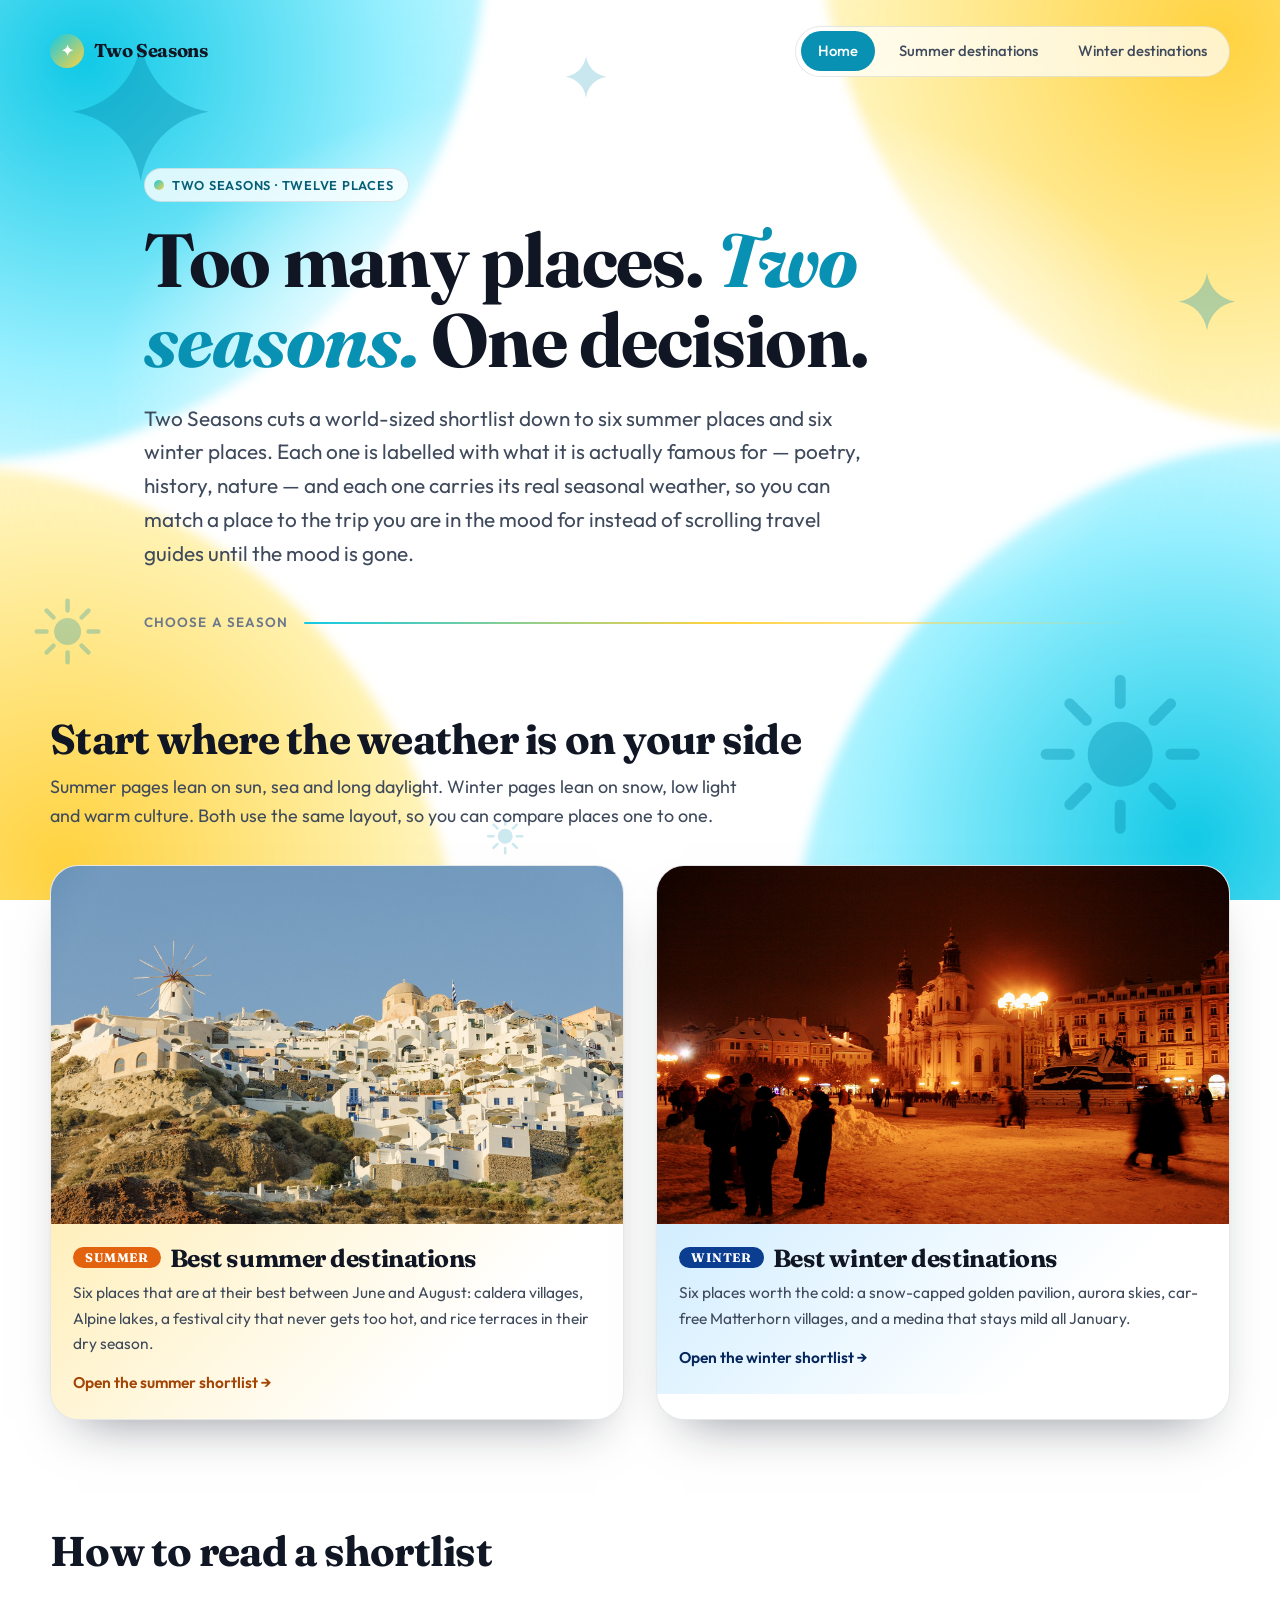
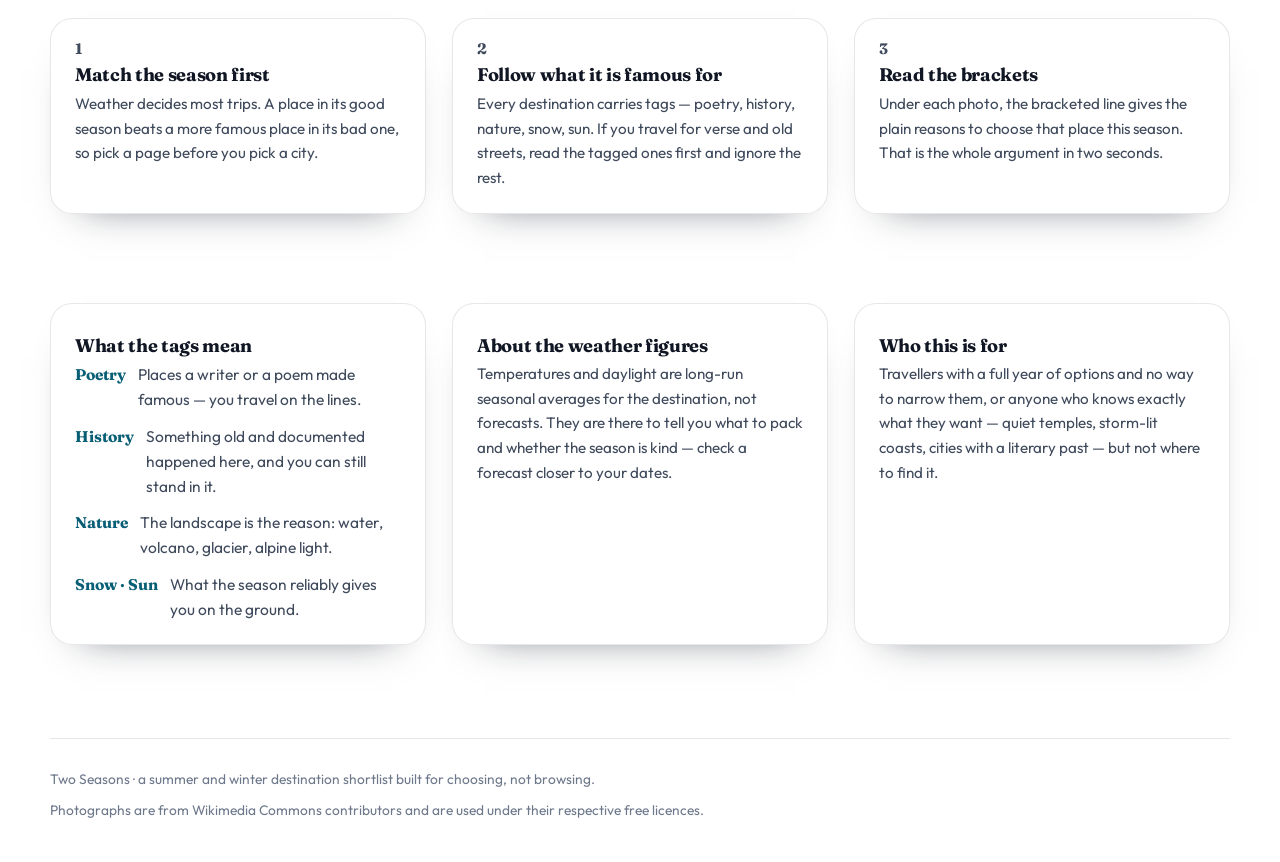
<file: index.html>
<!DOCTYPE html>
<html lang="en">
  <head>
    <meta charset="utf-8" />
    <meta name="viewport" content="width=device-width, initial-scale=1" />
    <title>Two Seasons — a shortlist for people with too many places to go</title>
    <meta
      name="description"
      content="A shortlist of the best summer and winter travel destinations, grouped by what each place is famous for: poetry, history, nature. Pick a season, follow the tags, read the bracketed reasons."
    />
    <meta name="theme-color" content="#12c9e6" />
    <link rel="preconnect" href="https://fonts.googleapis.com" />
    <link rel="preconnect" href="https://fonts.gstatic.com" crossorigin />
    <link
      href="https://fonts.googleapis.com/css2?family=Fraunces:ital,opsz,wght@0,9..144,400..700;1,9..144,400..700&family=Outfit:wght@300..600&display=swap"
      rel="stylesheet"
    />
    <link rel="icon" href="data:image/svg+xml,%3Csvg%20xmlns=%27http://www.w3.org/2000/svg%27%20viewBox=%270%200%2064%2064%27%3E%3Ccircle%20cx=%2732%27%20cy=%2732%27%20r=%2730%27%20fill=%27%2312c9e6%27/%3E%3Ccircle%20cx=%2732%27%20cy=%2732%27%20r=%2714%27%20fill=%27%23ffd23f%27/%3E%3C/svg%3E" />
    <link rel="stylesheet" href="css/styles.css" />
  </head>
  <body class="theme-home">
    <svg class="svg-sprite" aria-hidden="true" focusable="false">
      <defs>
        <symbol id="i-star" viewBox="0 0 64 64">
          <path
            d="M32 3c2.6 15.4 12.8 25.6 28.3 28.6C44.8 34.6 34.6 44.8 32 60.6 29.4 44.8 19.2 34.6 3.7 31.6 19.2 28.6 29.4 18.4 32 3Z"
            fill="currentColor"
          />
        </symbol>
        <symbol id="i-sun" viewBox="0 0 64 64">
          <circle cx="32" cy="32" r="12.5" fill="currentColor" />
          <g stroke="currentColor" stroke-width="4.2" stroke-linecap="round" fill="none">
            <path d="M32 3.5v9M32 51.5v9M3.5 32h9M51.5 32h9M12.6 12.6l6.4 6.4M45 45l6.4 6.4M51.4 12.6L45 19M19 45l-6.4 6.4" />
          </g>
        </symbol>
      </defs>
    </svg>

    <div class="atmosphere" aria-hidden="true">
      <span class="wash wash-tl"></span>
      <span class="wash wash-tr"></span>
      <span class="wash wash-bl"></span>
      <span class="wash wash-br"></span>
      <span class="wash-core"></span>
      <span class="glyph glyph-1"><svg><use href="#i-star"></use></svg></span>
      <span class="glyph glyph-2"><svg><use href="#i-sun"></use></svg></span>
      <span class="glyph glyph-3"><svg><use href="#i-star"></use></svg></span>
      <span class="glyph glyph-4"><svg><use href="#i-sun"></use></svg></span>
      <span class="glyph glyph-5"><svg><use href="#i-star"></use></svg></span>
      <span class="glyph glyph-6"><svg><use href="#i-sun"></use></svg></span>
    </div>

    <div class="page">
      <header class="site-head shell">
        <a class="brand" href="index.html">
          <span class="mark" aria-hidden="true">✦</span>
          Two Seasons
        </a>
        <nav class="nav" aria-label="Main">
          <a href="index.html" aria-current="page">Home</a>
          <a href="summer.html">Summer destinations</a>
          <a href="winter.html">Winter destinations</a>
        </nav>
      </header>

      <main>
        <section class="intro shell">
          <p class="eyebrow"><span class="dot" aria-hidden="true"></span> Two seasons · twelve places</p>
          <h1>Too many places. <em>Two seasons.</em> One decision.</h1>
          <p class="lede">
            Two Seasons cuts a world-sized shortlist down to six summer places and six winter places. Each one is
            labelled with what it is actually famous for — poetry, history, nature — and each one carries its real
            seasonal weather, so you can match a place to the trip you are in the mood for instead of scrolling
            travel guides until the mood is gone.
          </p>
          <p class="page-rule">Choose a season</p>
        </section>

        <section class="shell" aria-labelledby="season-heading">
          <h2 class="section-title" id="season-heading">Start where the weather is on your side</h2>
          <p class="section-sub">
            Summer pages lean on sun, sea and long daylight. Winter pages lean on snow, low light and warm culture.
            Both use the same layout, so you can compare places one to one.
          </p>

          <div class="season-picks">
            <a class="season-card is-summer reveal" href="summer.html">
              <div class="season-frame">
                <img src="assets/img/santorini.jpg" alt="White buildings on the cliffs above Santorini's flooded volcanic caldera." loading="lazy" />
              </div>
              <div class="season-body">
                <h3><span class="season-tag">Summer</span> Best summer destinations</h3>
                <p>
                  Six places that are at their best between June and August: caldera villages, Alpine lakes, a
                  festival city that never gets too hot, and rice terraces in their dry season.
                </p>
                <p class="go">Open the summer shortlist →</p>
              </div>
            </a>

            <a class="season-card is-winter reveal" href="winter.html">
              <div class="season-frame">
                <img src="assets/img/prague.jpg" alt="Prague's bridges and spires seen from the Old Town on a winter's day." loading="lazy" />
              </div>
              <div class="season-body">
                <h3><span class="season-tag">Winter</span> Best winter destinations</h3>
                <p>
                  Six places worth the cold: a snow-capped golden pavilion, aurora skies, car-free Matterhorn
                  villages, and a medina that stays mild all January.
                </p>
                <p class="go">Open the winter shortlist →</p>
              </div>
            </a>
          </div>
        </section>

        <section class="shell" aria-labelledby="how-heading">
          <h2 class="section-title" id="how-heading">How to read a shortlist</h2>
          <div class="how">
            <article class="step reveal">
              <p class="step-num">1</p>
              <h3>Match the season first</h3>
              <p>
                Weather decides most trips. A place in its good season beats a more famous place in its bad one, so
                pick a page before you pick a city.
              </p>
            </article>
            <article class="step reveal">
              <p class="step-num">2</p>
              <h3>Follow what it is famous for</h3>
              <p>
                Every destination carries tags — poetry, history, nature, snow, sun. If you travel for verse and old
                streets, read the tagged ones first and ignore the rest.
              </p>
            </article>
            <article class="step reveal">
              <p class="step-num">3</p>
              <h3>Read the brackets</h3>
              <p>
                Under each photo, the bracketed line gives the plain reasons to choose that place this season. That
                is the whole argument in two seconds.
              </p>
            </article>
          </div>

          <div class="how">
            <article class="step reveal">
              <h3>What the tags mean</h3>
              <ul class="legend">
                <li><b>Poetry</b> <span>Places a writer or a poem made famous — you travel on the lines.</span></li>
                <li><b>History</b> <span>Something old and documented happened here, and you can still stand in it.</span></li>
                <li><b>Nature</b> <span>The landscape is the reason: water, volcano, glacier, alpine light.</span></li>
                <li><b>Snow · Sun</b> <span>What the season reliably gives you on the ground.</span></li>
              </ul>
            </article>
            <article class="step reveal">
              <h3>About the weather figures</h3>
              <p>
                Temperatures and daylight are long-run seasonal averages for the destination, not forecasts. They are
                there to tell you what to pack and whether the season is kind — check a forecast closer to your dates.
              </p>
            </article>
            <article class="step reveal">
              <h3>Who this is for</h3>
              <p>
                Travellers with a full year of options and no way to narrow them, or anyone who knows exactly what they
                want — quiet temples, storm-lit coasts, cities with a literary past — but not where to find it.
              </p>
            </article>
          </div>
        </section>
      </main>

      <footer class="site-foot shell">
        <p>Two Seasons · a summer and winter destination shortlist built for choosing, not browsing.</p>
        <p class="credits">
          Photographs are from Wikimedia Commons contributors and are used under their respective free licences.
        </p>
      </footer>
    </div>

    <script src="js/main.js"></script>
  </body>
</html>
</file>
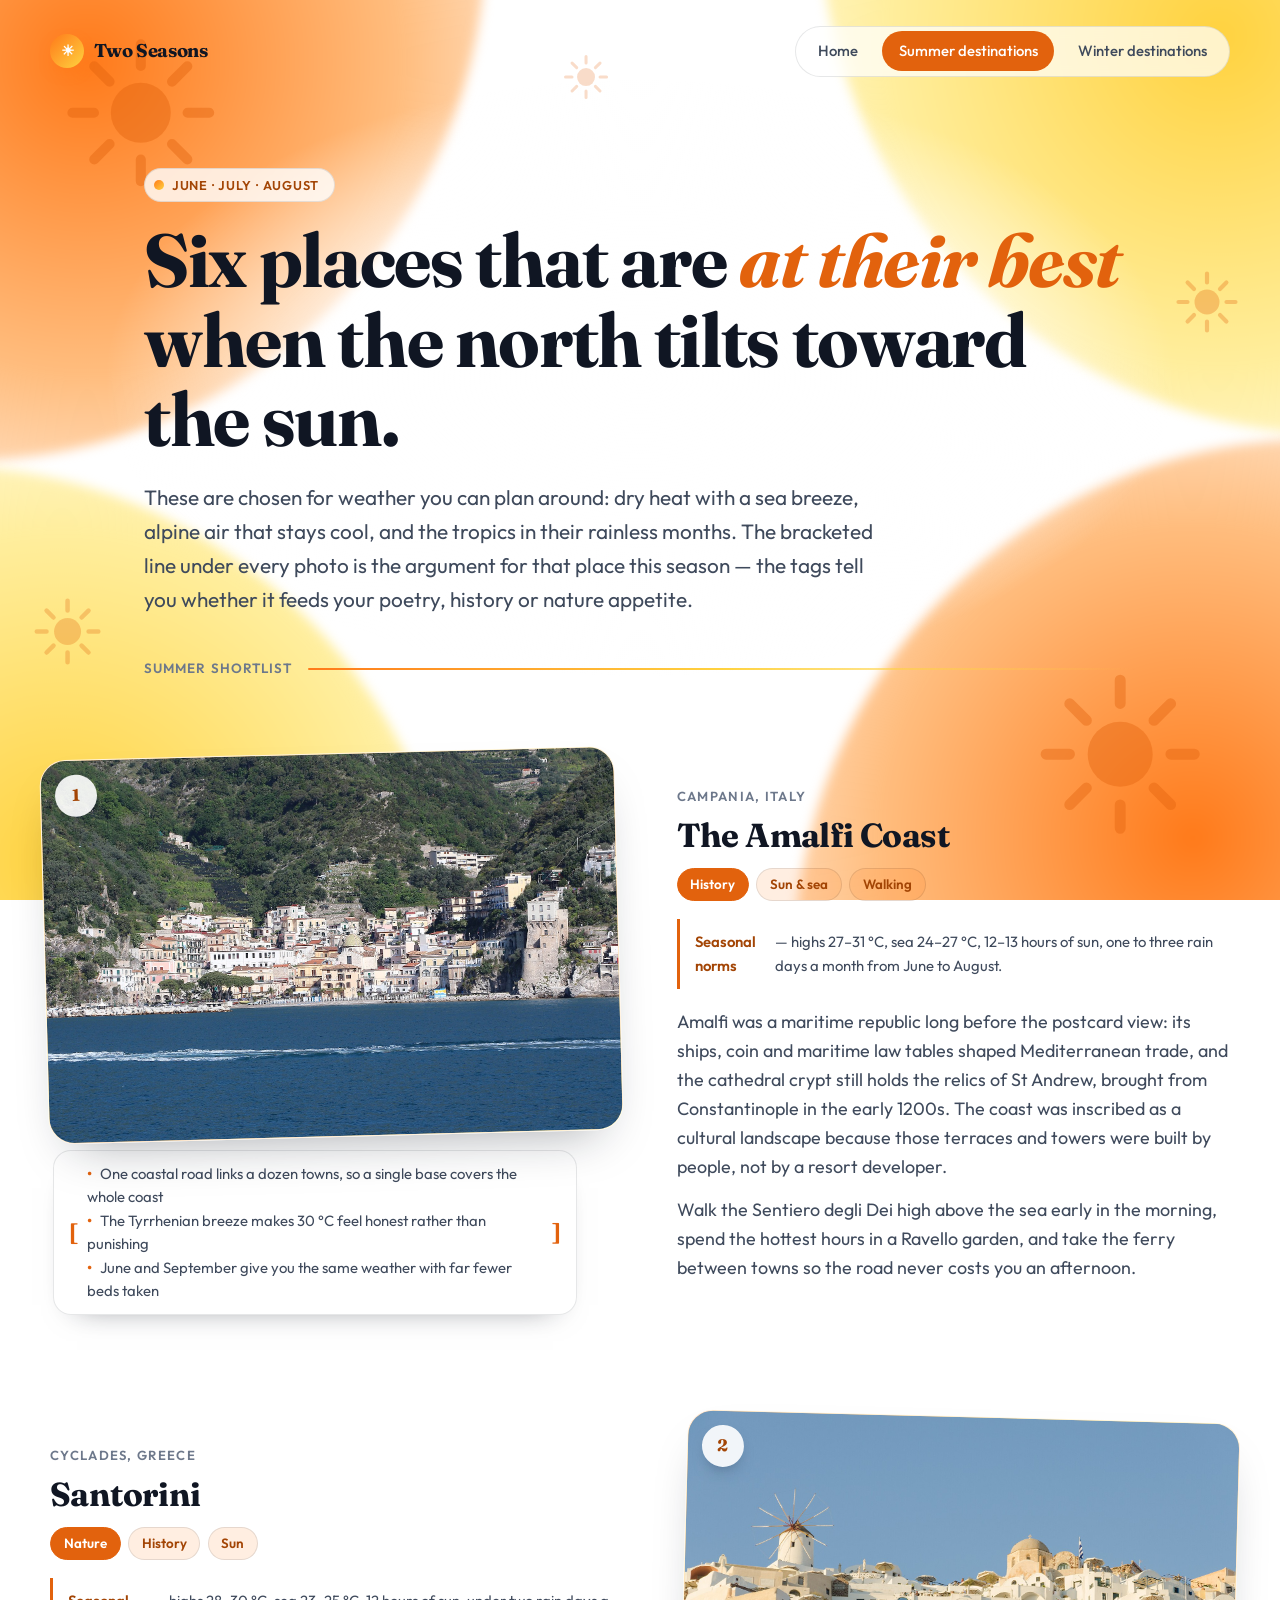
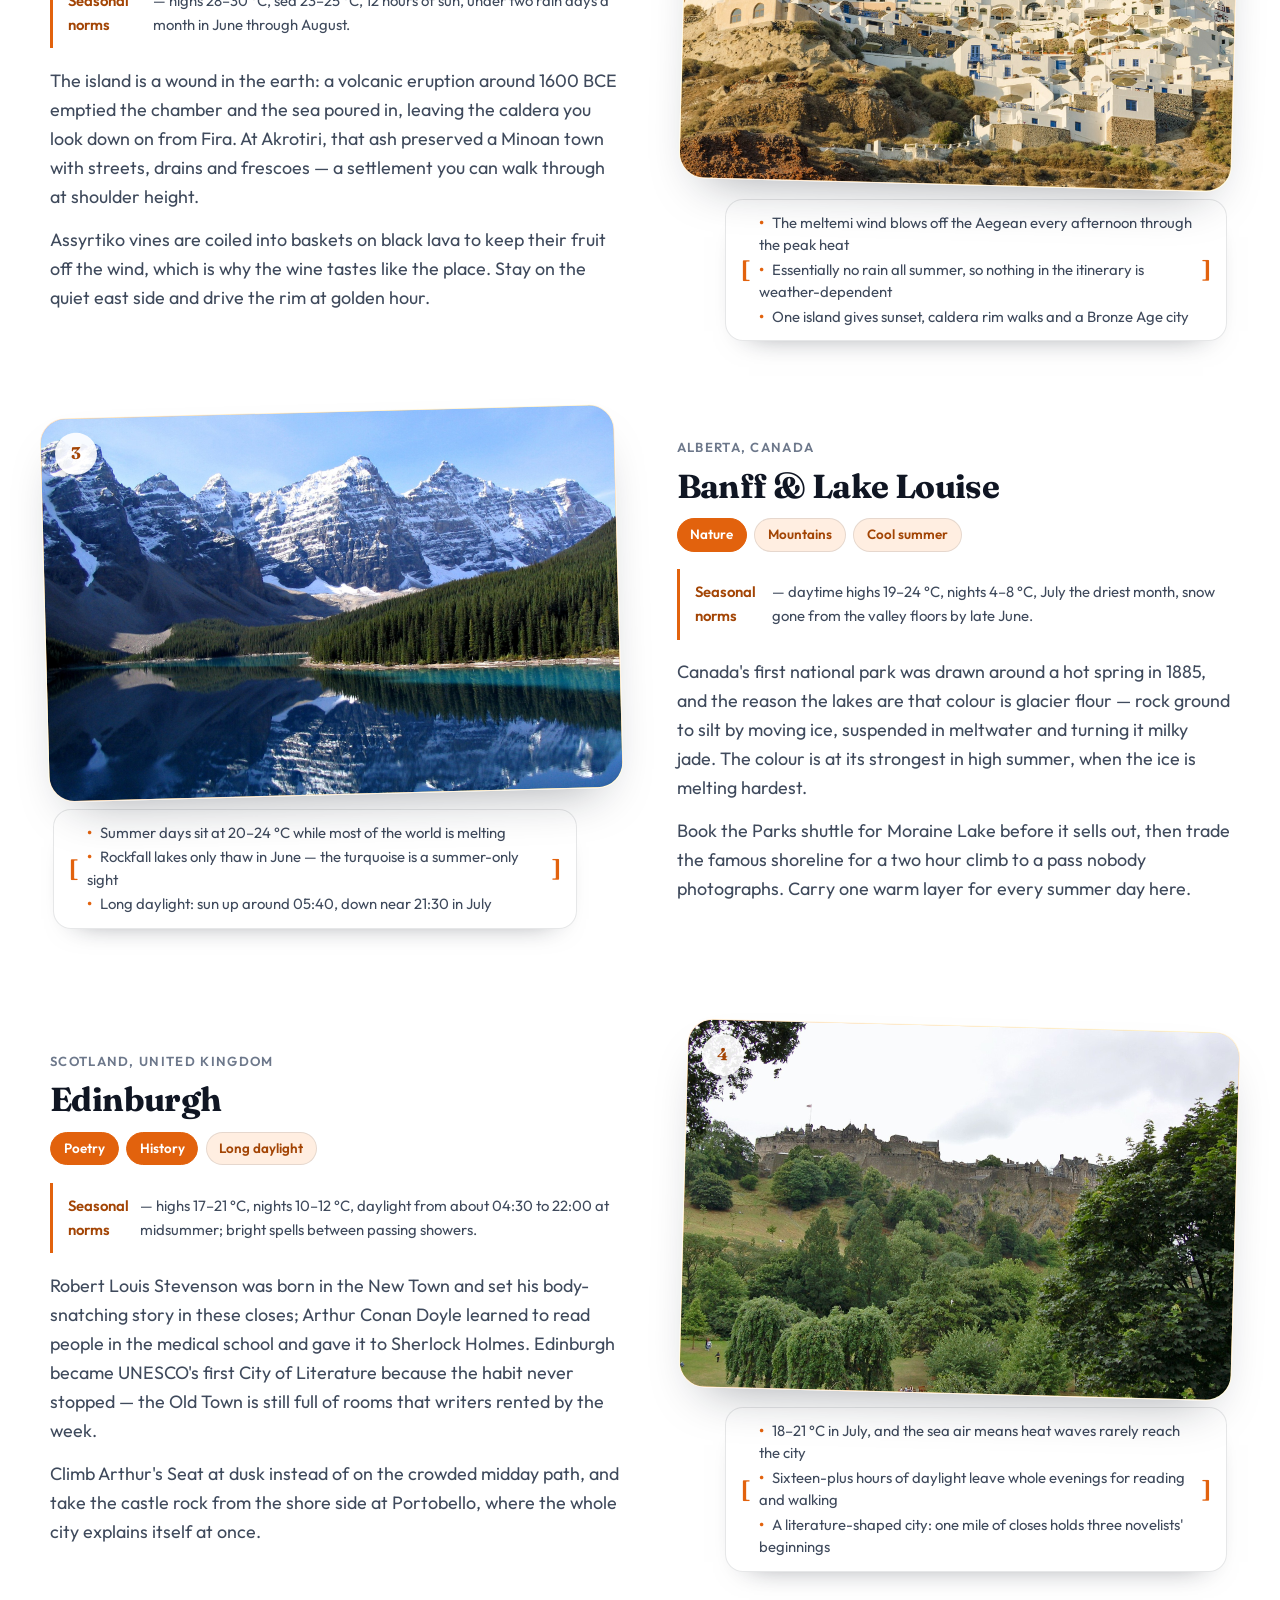
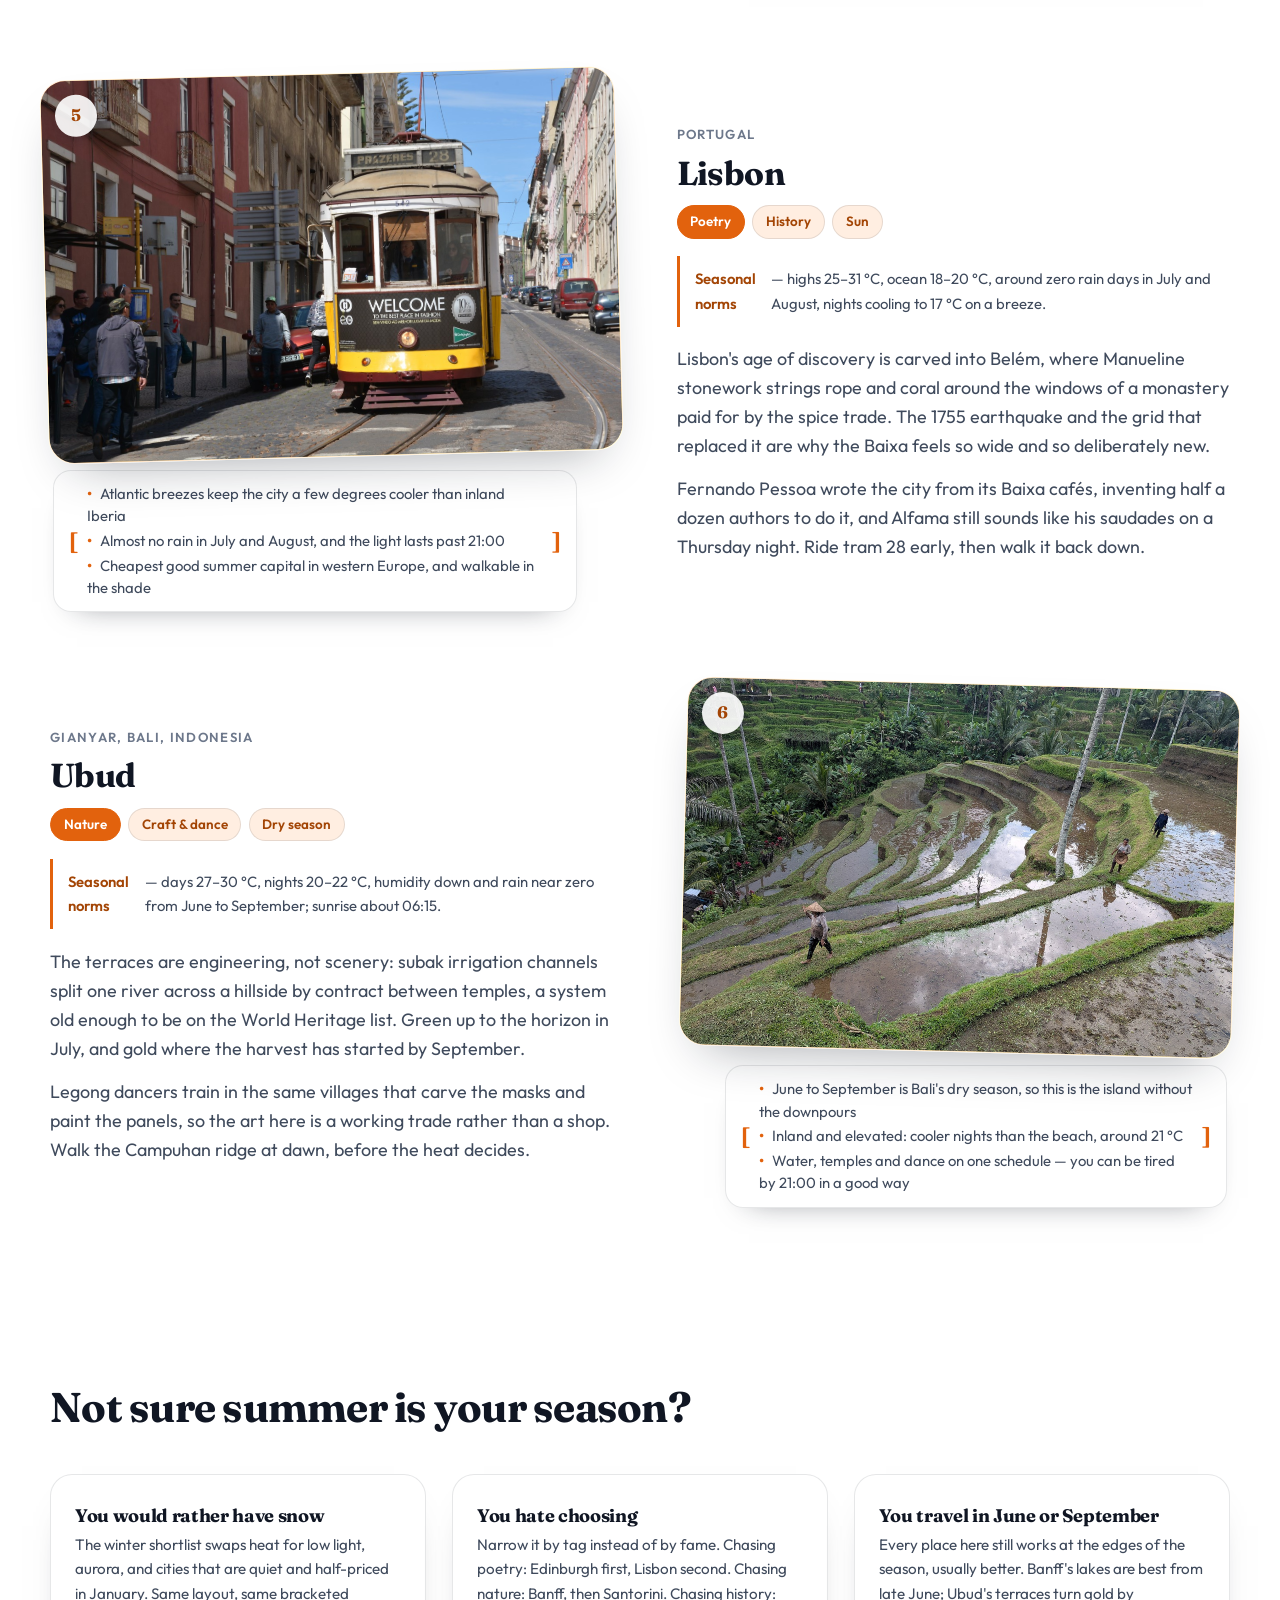
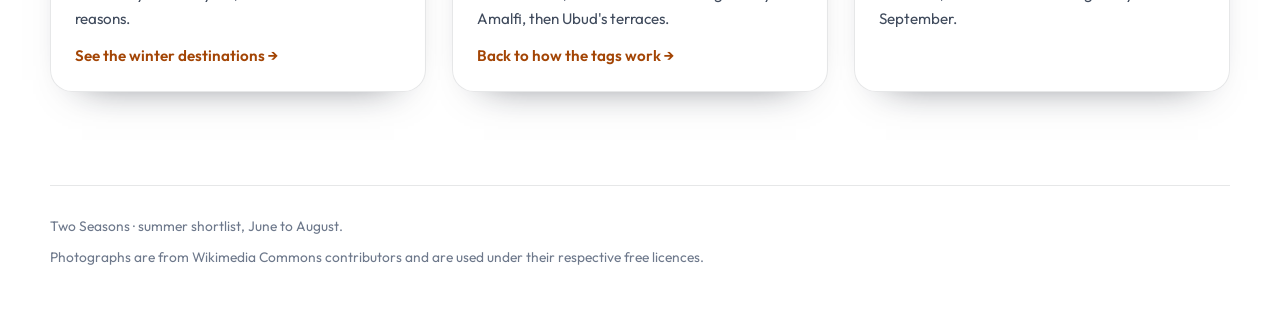
<file: summer.html>
<!DOCTYPE html>
<html lang="en">
  <head>
    <meta charset="utf-8" />
    <meta name="viewport" content="width=device-width, initial-scale=1" />
    <title>Best Summer Vacation Destinations — Two Seasons</title>
    <meta
      name="description"
      content="Six summer vacation destinations worth booking between June and August, each with the reasons to choose it, what it is famous for, and its real seasonal weather."
    />
    <meta name="theme-color" content="#ff7a1a" />
    <link rel="preconnect" href="https://fonts.googleapis.com" />
    <link rel="preconnect" href="https://fonts.gstatic.com" crossorigin />
    <link
      href="https://fonts.googleapis.com/css2?family=Fraunces:ital,opsz,wght@0,9..144,400..700;1,9..144,400..700&family=Outfit:wght@300..600&display=swap"
      rel="stylesheet"
    />
    <link rel="icon" href="data:image/svg+xml,%3Csvg%20xmlns=%27http://www.w3.org/2000/svg%27%20viewBox=%270%200%2064%2064%27%3E%3Ccircle%20cx=%2732%27%20cy=%2732%27%20r=%2730%27%20fill=%27%2312c9e6%27/%3E%3Ccircle%20cx=%2732%27%20cy=%2732%27%20r=%2714%27%20fill=%27%23ffd23f%27/%3E%3C/svg%3E" />
    <link rel="stylesheet" href="css/styles.css" />
  </head>
  <body class="theme-summer">
    <svg class="svg-sprite" aria-hidden="true" focusable="false">
      <defs>
        <symbol id="i-sun" viewBox="0 0 64 64">
          <circle cx="32" cy="32" r="12.5" fill="currentColor" />
          <g stroke="currentColor" stroke-width="4.2" stroke-linecap="round" fill="none">
            <path d="M32 3.5v9M32 51.5v9M3.5 32h9M51.5 32h9M12.6 12.6l6.4 6.4M45 45l6.4 6.4M51.4 12.6L45 19M19 45l-6.4 6.4" />
          </g>
        </symbol>
      </defs>
    </svg>

    <div class="atmosphere" aria-hidden="true">
      <span class="wash wash-tl"></span>
      <span class="wash wash-tr"></span>
      <span class="wash wash-bl"></span>
      <span class="wash wash-br"></span>
      <span class="wash-core"></span>
      <!-- Suns in the colour corners, as the brief asks. -->
      <span class="glyph glyph-1"><svg><use href="#i-sun"></use></svg></span>
      <span class="glyph glyph-2"><svg><use href="#i-sun"></use></svg></span>
      <span class="glyph glyph-3"><svg><use href="#i-sun"></use></svg></span>
      <span class="glyph glyph-4"><svg><use href="#i-sun"></use></svg></span>
      <span class="glyph glyph-5"><svg><use href="#i-sun"></use></svg></span>
      <span class="glyph glyph-6"><svg><use href="#i-sun"></use></svg></span>
    </div>

    <div class="page">
      <header class="site-head shell">
        <a class="brand" href="index.html">
          <span class="mark" aria-hidden="true">☀</span>
          Two Seasons
        </a>
        <nav class="nav" aria-label="Main">
          <a href="index.html">Home</a>
          <a href="summer.html" aria-current="page">Summer destinations</a>
          <a href="winter.html">Winter destinations</a>
        </nav>
      </header>

      <main>
        <section class="intro shell">
          <p class="eyebrow"><span class="dot" aria-hidden="true"></span> June · July · August</p>
          <h1>Six places that are <em>at their best</em> when the north tilts toward the sun.</h1>
          <p class="lede">
            These are chosen for weather you can plan around: dry heat with a sea breeze, alpine air that stays cool,
            and the tropics in their rainless months. The bracketed line under every photo is the argument for that
            place this season — the tags tell you whether it feeds your poetry, history or nature appetite.
          </p>
          <p class="page-rule">Summer shortlist</p>
        </section>

        <section class="shell dest-list" aria-label="Summer destinations">
          <article class="dest reveal">
            <div class="dest-media">
              <figure class="frame">
                <span class="rank">1</span>
                <img loading="lazy" decoding="async"
                  src="assets/img/amalfi-coast.jpg"
                  alt="The Amalfi Coast in summer: pastel villages stacked on cliffs above a deep blue Tyrrhenian Sea."
                />
              </figure>
              <div class="reasons">
                <span class="brk">[</span>
                <ul>
                  <li>One coastal road links a dozen towns, so a single base covers the whole coast</li>
                  <li>The Tyrrhenian breeze makes 30 °C feel honest rather than punishing</li>
                  <li>June and September give you the same weather with far fewer beds taken</li>
                </ul>
                <span class="brk">]</span>
              </div>
            </div>
            <div class="dest-body">
              <p class="dest-kicker">Campania, Italy</p>
              <h3 class="dest-name">The Amalfi Coast</h3>
              <ul class="chips">
                <li class="chip solid">History</li>
                <li class="chip">Sun &amp; sea</li>
                <li class="chip">Walking</li>
              </ul>
              <p class="climate">
                <strong>Seasonal norms</strong> — highs 27–31 °C, sea 24–27 °C, 12–13 hours of sun, one to three rain
                days a month from June to August.
              </p>
              <p class="dest-copy">
                Amalfi was a maritime republic long before the postcard view: its ships, coin and maritime law tables
                shaped Mediterranean trade, and the cathedral crypt still holds the relics of St Andrew, brought from
                Constantinople in the early 1200s. The coast was inscribed as a cultural landscape because those
                terraces and towers were built by people, not by a resort developer.
              </p>
              <p class="dest-copy">
                Walk the Sentiero degli Dei high above the sea early in the morning, spend the hottest hours in a
                Ravello garden, and take the ferry between towns so the road never costs you an afternoon.
              </p>
            </div>
          </article>

          <article class="dest reveal">
            <div class="dest-media">
              <figure class="frame">
                <span class="rank">2</span>
                <img loading="lazy" decoding="async"
                  src="assets/img/santorini.jpg"
                  alt="Santorini's whitewashed houses and blue domes clinging to the rim of a flooded volcanic caldera."
                />
              </figure>
              <div class="reasons">
                <span class="brk">[</span>
                <ul>
                  <li>The meltemi wind blows off the Aegean every afternoon through the peak heat</li>
                  <li>Essentially no rain all summer, so nothing in the itinerary is weather-dependent</li>
                  <li>One island gives sunset, caldera rim walks and a Bronze Age city</li>
                </ul>
                <span class="brk">]</span>
              </div>
            </div>
            <div class="dest-body">
              <p class="dest-kicker">Cyclades, Greece</p>
              <h3 class="dest-name">Santorini</h3>
              <ul class="chips">
                <li class="chip solid">Nature</li>
                <li class="chip">History</li>
                <li class="chip">Sun</li>
              </ul>
              <p class="climate">
                <strong>Seasonal norms</strong> — highs 28–30 °C, sea 23–25 °C, 12 hours of sun, under two rain days a
                month in June through August.
              </p>
              <p class="dest-copy">
                The island is a wound in the earth: a volcanic eruption around 1600 BCE emptied the chamber and the sea
                poured in, leaving the caldera you look down on from Fira. At Akrotiri, that ash preserved a Minoan
                town with streets, drains and frescoes — a settlement you can walk through at shoulder height.
              </p>
              <p class="dest-copy">
                Assyrtiko vines are coiled into baskets on black lava to keep their fruit off the wind, which is why
                the wine tastes like the place. Stay on the quiet east side and drive the rim at golden hour.
              </p>
            </div>
          </article>

          <article class="dest reveal">
            <div class="dest-media">
              <figure class="frame">
                <span class="rank">3</span>
                <img loading="lazy" decoding="async"
                  src="assets/img/banff.jpg"
                  alt="Turquoise glacial water at Moraine Lake, ringed by the peaks of Banff National Park."
                />
              </figure>
              <div class="reasons">
                <span class="brk">[</span>
                <ul>
                  <li>Summer days sit at 20–24 °C while most of the world is melting</li>
                  <li>Rockfall lakes only thaw in June — the turquoise is a summer-only sight</li>
                  <li>Long daylight: sun up around 05:40, down near 21:30 in July</li>
                </ul>
                <span class="brk">]</span>
              </div>
            </div>
            <div class="dest-body">
              <p class="dest-kicker">Alberta, Canada</p>
              <h3 class="dest-name">Banff &amp; Lake Louise</h3>
              <ul class="chips">
                <li class="chip solid">Nature</li>
                <li class="chip">Mountains</li>
                <li class="chip">Cool summer</li>
              </ul>
              <p class="climate">
                <strong>Seasonal norms</strong> — daytime highs 19–24 °C, nights 4–8 °C, July the driest month, snow
                gone from the valley floors by late June.
              </p>
              <p class="dest-copy">
                Canada's first national park was drawn around a hot spring in 1885, and the reason the lakes are that
                colour is glacier flour — rock ground to silt by moving ice, suspended in meltwater and turning it
                milky jade. The colour is at its strongest in high summer, when the ice is melting hardest.
              </p>
              <p class="dest-copy">
                Book the Parks shuttle for Moraine Lake before it sells out, then trade the famous shoreline for a two
                hour climb to a pass nobody photographs. Carry one warm layer for every summer day here.
              </p>
            </div>
          </article>

          <article class="dest reveal">
            <div class="dest-media">
              <figure class="frame">
                <span class="rank">4</span>
                <img loading="lazy" decoding="async"
                  src="assets/img/edinburgh.jpg"
                  alt="Edinburgh's castle on its volcanic rock above the ridge of the Old Town."
                />
              </figure>
              <div class="reasons">
                <span class="brk">[</span>
                <ul>
                  <li>18–21 °C in July, and the sea air means heat waves rarely reach the city</li>
                  <li>Sixteen-plus hours of daylight leave whole evenings for reading and walking</li>
                  <li>A literature-shaped city: one mile of closes holds three novelists' beginnings</li>
                </ul>
                <span class="brk">]</span>
              </div>
            </div>
            <div class="dest-body">
              <p class="dest-kicker">Scotland, United Kingdom</p>
              <h3 class="dest-name">Edinburgh</h3>
              <ul class="chips">
                <li class="chip solid">Poetry</li>
                <li class="chip solid">History</li>
                <li class="chip">Long daylight</li>
              </ul>
              <p class="climate">
                <strong>Seasonal norms</strong> — highs 17–21 °C, nights 10–12 °C, daylight from about 04:30 to 22:00
                at midsummer; bright spells between passing showers.
              </p>
              <p class="dest-copy">
                Robert Louis Stevenson was born in the New Town and set his body-snatching story in these closes;
                Arthur Conan Doyle learned to read people in the medical school and gave it to Sherlock Holmes.
                Edinburgh became UNESCO's first City of Literature because the habit never stopped — the Old Town is
                still full of rooms that writers rented by the week.
              </p>
              <p class="dest-copy">
                Climb Arthur's Seat at dusk instead of on the crowded midday path, and take the castle rock from the
                shore side at Portobello, where the whole city explains itself at once.
              </p>
            </div>
          </article>

          <article class="dest reveal">
            <div class="dest-media">
              <figure class="frame">
                <span class="rank">5</span>
                <img loading="lazy" decoding="async"
                  src="assets/img/lisbon.jpg"
                  alt="Lisbon's tiled facades and terracotta roofs tumbling down the Alfama hill toward the Tagus."
                />
              </figure>
              <div class="reasons">
                <span class="brk">[</span>
                <ul>
                  <li>Atlantic breezes keep the city a few degrees cooler than inland Iberia</li>
                  <li>Almost no rain in July and August, and the light lasts past 21:00</li>
                  <li>Cheapest good summer capital in western Europe, and walkable in the shade</li>
                </ul>
                <span class="brk">]</span>
              </div>
            </div>
            <div class="dest-body">
              <p class="dest-kicker">Portugal</p>
              <h3 class="dest-name">Lisbon</h3>
              <ul class="chips">
                <li class="chip solid">Poetry</li>
                <li class="chip">History</li>
                <li class="chip">Sun</li>
              </ul>
              <p class="climate">
                <strong>Seasonal norms</strong> — highs 25–31 °C, ocean 18–20 °C, around zero rain days in July and
                August, nights cooling to 17 °C on a breeze.
              </p>
              <p class="dest-copy">
                Lisbon's age of discovery is carved into Belém, where Manueline stonework strings rope and coral around
                the windows of a monastery paid for by the spice trade. The 1755 earthquake and the grid that replaced
                it are why the Baixa feels so wide and so deliberately new.
              </p>
              <p class="dest-copy">
                Fernando Pessoa wrote the city from its Baixa cafés, inventing half a dozen authors to do it, and
                Alfama still sounds like his saudades on a Thursday night. Ride tram 28 early, then walk it back down.
              </p>
            </div>
          </article>

          <article class="dest reveal">
            <div class="dest-media">
              <figure class="frame">
                <span class="rank">6</span>
                <img loading="lazy" decoding="async"
                  src="assets/img/ubud.jpg"
                  alt="Stepped rice terraces near Ubud, green to the horizon under a dry-season Bali sky."
                />
              </figure>
              <div class="reasons">
                <span class="brk">[</span>
                <ul>
                  <li>June to September is Bali's dry season, so this is the island without the downpours</li>
                  <li>Inland and elevated: cooler nights than the beach, around 21 °C</li>
                  <li>Water, temples and dance on one schedule — you can be tired by 21:00 in a good way</li>
                </ul>
                <span class="brk">]</span>
              </div>
            </div>
            <div class="dest-body">
              <p class="dest-kicker">Gianyar, Bali, Indonesia</p>
              <h3 class="dest-name">Ubud</h3>
              <ul class="chips">
                <li class="chip solid">Nature</li>
                <li class="chip">Craft &amp; dance</li>
                <li class="chip">Dry season</li>
              </ul>
              <p class="climate">
                <strong>Seasonal norms</strong> — days 27–30 °C, nights 20–22 °C, humidity down and rain near zero from
                June to September; sunrise about 06:15.
              </p>
              <p class="dest-copy">
                The terraces are engineering, not scenery: subak irrigation channels split one river across a hillside
                by contract between temples, a system old enough to be on the World Heritage list. Green up to the
                horizon in July, and gold where the harvest has started by September.
              </p>
              <p class="dest-copy">
                Legong dancers train in the same villages that carve the masks and paint the panels, so the art here is
                a working trade rather than a shop. Walk the Campuhan ridge at dawn, before the heat decides.
              </p>
            </div>
          </article>
        </section>

        <section class="shell" aria-labelledby="summer-not-sure">
          <h2 class="section-title" id="summer-not-sure">Not sure summer is your season?</h2>
          <div class="how">
            <article class="step reveal">
              <h3>You would rather have snow</h3>
              <p>
                The winter shortlist swaps heat for low light, aurora, and cities that are quiet and half-priced in
                January. Same layout, same bracketed reasons.
              </p>
              <p class="go"><a href="winter.html">See the winter destinations →</a></p>
            </article>
            <article class="step reveal">
              <h3>You hate choosing</h3>
              <p>
                Narrow it by tag instead of by fame. Chasing poetry: Edinburgh first, Lisbon second. Chasing nature:
                Banff, then Santorini. Chasing history: Amalfi, then Ubud's terraces.
              </p>
              <p class="go"><a href="index.html">Back to how the tags work →</a></p>
            </article>
            <article class="step reveal">
              <h3>You travel in June or September</h3>
              <p>
                Every place here still works at the edges of the season, usually better. Banff's lakes are best from
                late June; Ubud's terraces turn gold by September.
              </p>
            </article>
          </div>
        </section>
      </main>

      <footer class="site-foot shell">
        <p>Two Seasons · summer shortlist, June to August.</p>
        <p class="credits">
          Photographs are from Wikimedia Commons contributors and are used under their respective free licences.
        </p>
      </footer>
    </div>

    <script src="js/main.js"></script>
  </body>
</html>
</file>
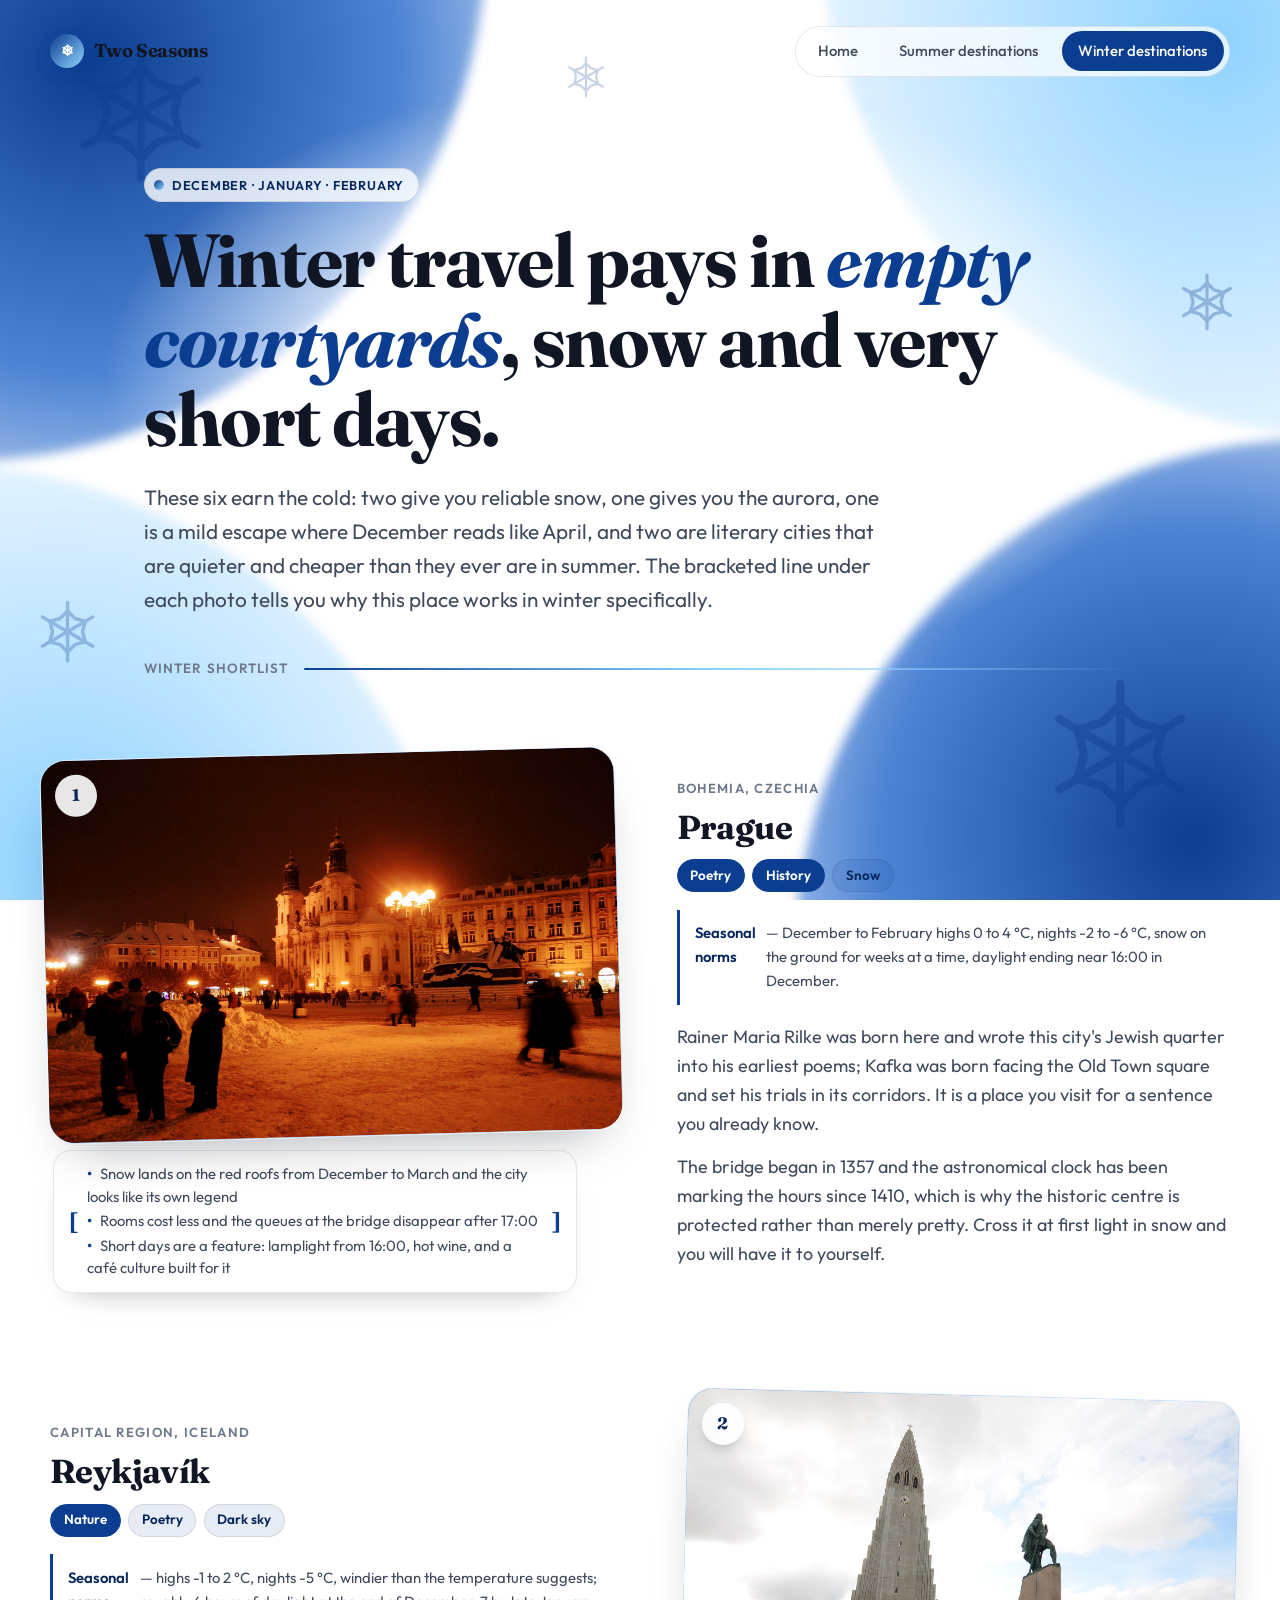
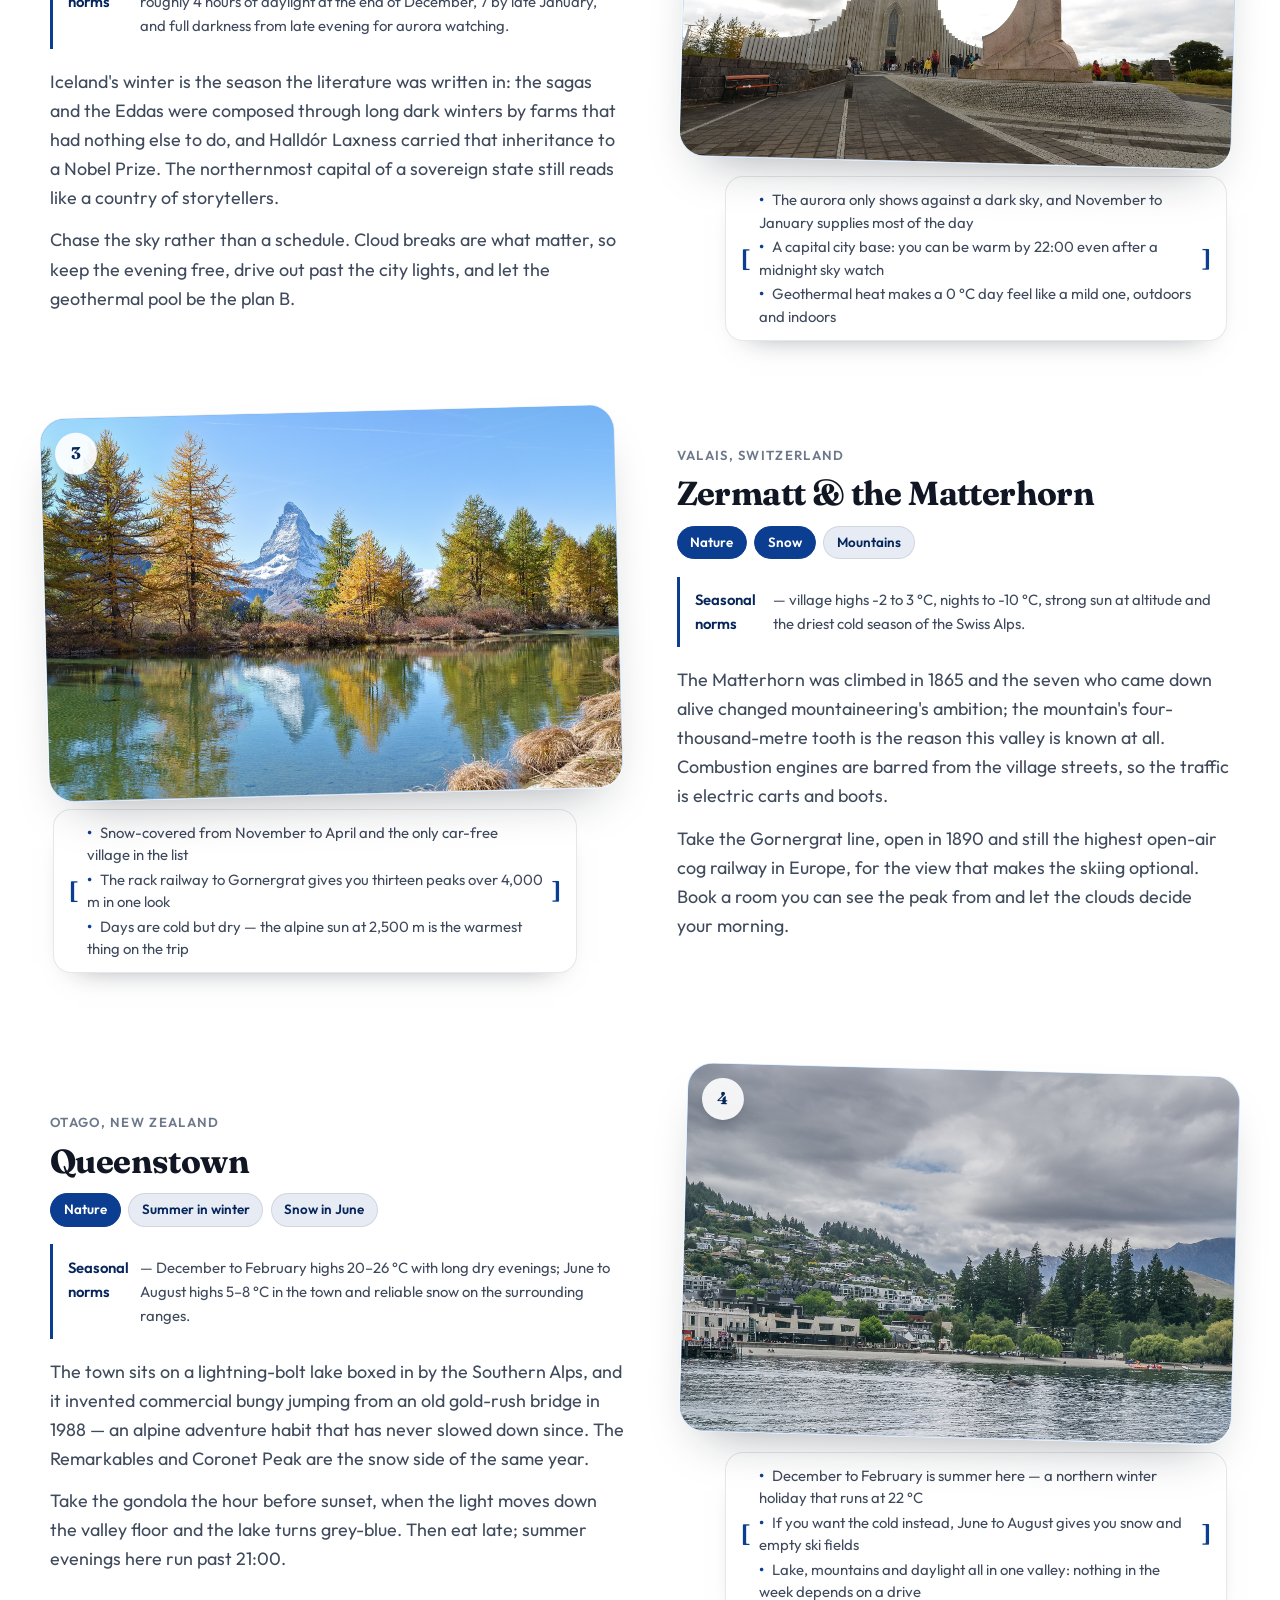
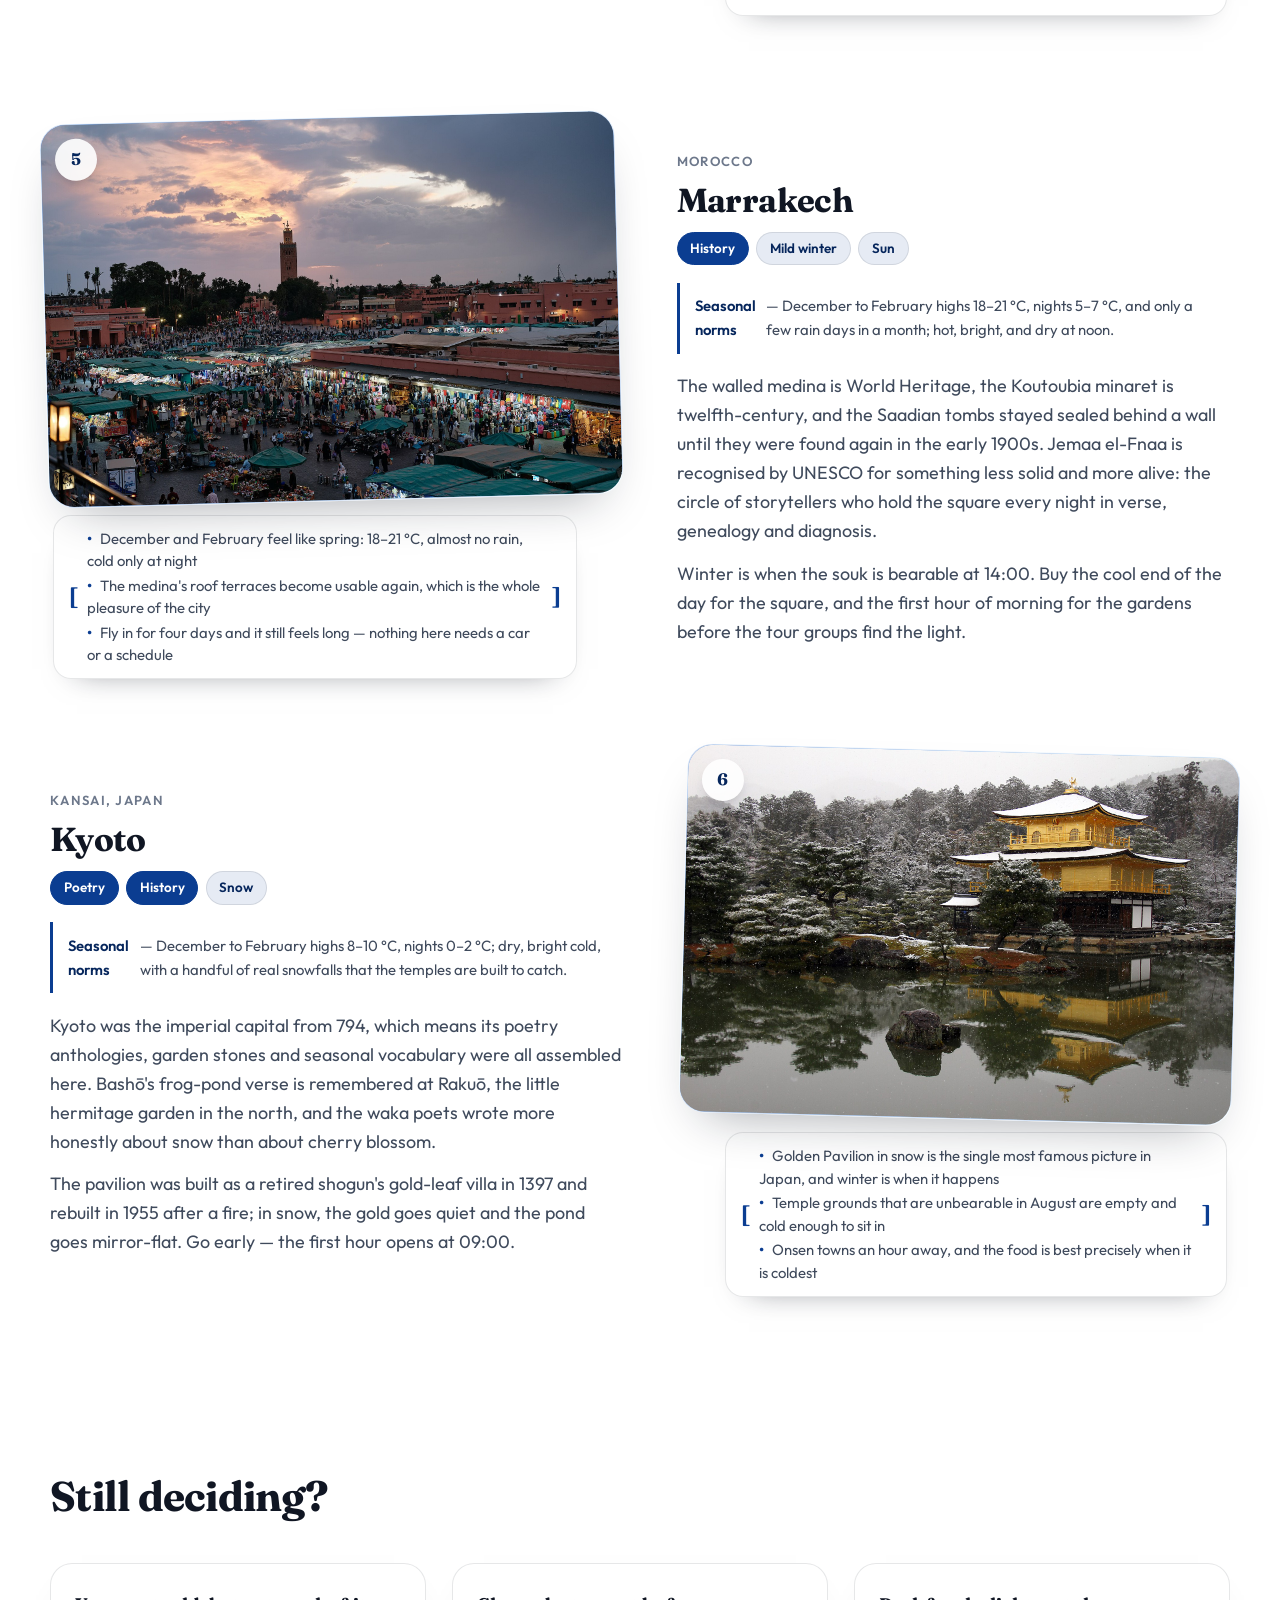
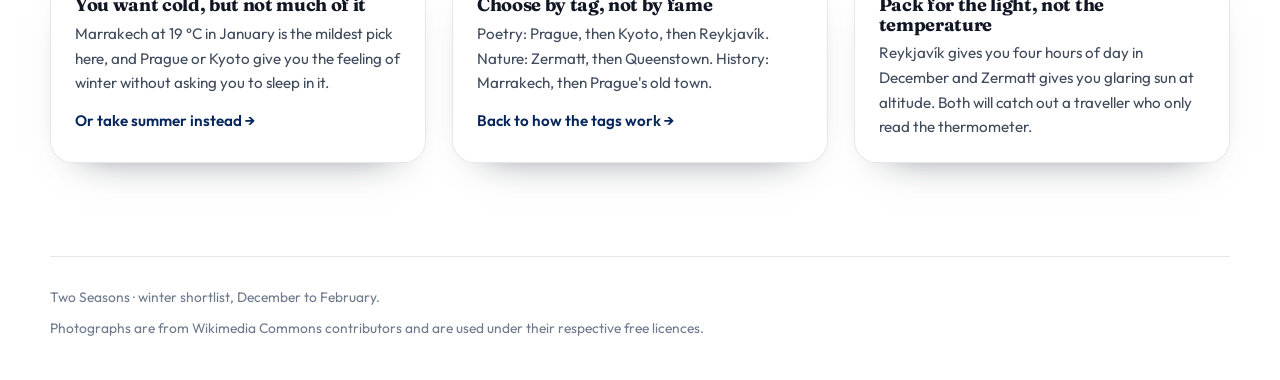
<file: winter.html>
<!DOCTYPE html>
<html lang="en">
  <head>
    <meta charset="utf-8" />
    <meta name="viewport" content="width=device-width, initial-scale=1" />
    <title>Best Winter Vacation Destinations — Two Seasons</title>
    <meta
      name="description"
      content="Six winter vacation destinations worth booking between December and February, each with the reasons to choose it, what it is famous for, and its real seasonal weather."
    />
    <meta name="theme-color" content="#0b3d91" />
    <link rel="preconnect" href="https://fonts.googleapis.com" />
    <link rel="preconnect" href="https://fonts.gstatic.com" crossorigin />
    <link
      href="https://fonts.googleapis.com/css2?family=Fraunces:ital,opsz,wght@0,9..144,400..700;1,9..144,400..700&family=Outfit:wght@300..600&display=swap"
      rel="stylesheet"
    />
    <link rel="icon" href="data:image/svg+xml,%3Csvg%20xmlns=%27http://www.w3.org/2000/svg%27%20viewBox=%270%200%2064%2064%27%3E%3Ccircle%20cx=%2732%27%20cy=%2732%27%20r=%2730%27%20fill=%27%2312c9e6%27/%3E%3Ccircle%20cx=%2732%27%20cy=%2732%27%20r=%2714%27%20fill=%27%23ffd23f%27/%3E%3C/svg%3E" />
    <link rel="stylesheet" href="css/styles.css" />
  </head>
  <body class="theme-winter">
    <svg class="svg-sprite" aria-hidden="true" focusable="false">
      <defs>
        <symbol id="i-snow" viewBox="0 0 64 64">
          <g fill="none" stroke="currentColor" stroke-width="3.2" stroke-linecap="round" stroke-linejoin="round">
            <g>
              <path d="M32 5v54" />
              <path d="M32 13l-6.5 6.5M32 13l6.5 6.5M32 51l-6.5-6.5M32 51l6.5-6.5" />
            </g>
            <g transform="rotate(60 32 32)">
              <path d="M32 5v54" />
              <path d="M32 13l-6.5 6.5M32 13l6.5 6.5M32 51l-6.5-6.5M32 51l6.5-6.5" />
            </g>
            <g transform="rotate(120 32 32)">
              <path d="M32 5v54" />
              <path d="M32 13l-6.5 6.5M32 13l6.5 6.5M32 51l-6.5-6.5M32 51l6.5-6.5" />
            </g>
          </g>
        </symbol>
      </defs>
    </svg>

    <div class="atmosphere" aria-hidden="true">
      <span class="wash wash-tl"></span>
      <span class="wash wash-tr"></span>
      <span class="wash wash-bl"></span>
      <span class="wash wash-br"></span>
      <span class="wash-core"></span>
      <!-- Snowflakes in the colour corners. -->
      <span class="glyph glyph-1"><svg><use href="#i-snow"></use></svg></span>
      <span class="glyph glyph-2"><svg><use href="#i-snow"></use></svg></span>
      <span class="glyph glyph-3"><svg><use href="#i-snow"></use></svg></span>
      <span class="glyph glyph-4"><svg><use href="#i-snow"></use></svg></span>
      <span class="glyph glyph-5"><svg><use href="#i-snow"></use></svg></span>
      <span class="glyph glyph-6"><svg><use href="#i-snow"></use></svg></span>
    </div>

    <div class="page">
      <header class="site-head shell">
        <a class="brand" href="index.html">
          <span class="mark" aria-hidden="true">❄</span>
          Two Seasons
        </a>
        <nav class="nav" aria-label="Main">
          <a href="index.html">Home</a>
          <a href="summer.html">Summer destinations</a>
          <a href="winter.html" aria-current="page">Winter destinations</a>
        </nav>
      </header>

      <main>
        <section class="intro shell">
          <p class="eyebrow"><span class="dot" aria-hidden="true"></span> December · January · February</p>
          <h1>Winter travel pays in <em>empty courtyards</em>, snow and very short days.</h1>
          <p class="lede">
            These six earn the cold: two give you reliable snow, one gives you the aurora, one is a mild escape where
            December reads like April, and two are literary cities that are quieter and cheaper than they ever are in
            summer. The bracketed line under each photo tells you why this place works in winter specifically.
          </p>
          <p class="page-rule">Winter shortlist</p>
        </section>

        <section class="shell dest-list" aria-label="Winter destinations">
          <article class="dest reveal">
            <div class="dest-media">
              <figure class="frame">
                <span class="rank">1</span>
                <img loading="lazy" decoding="async"
                  src="assets/img/prague.jpg"
                  alt="Prague's spires and Charles Bridge statues under a grey December sky."
                />
              </figure>
              <div class="reasons">
                <span class="brk">[</span>
                <ul>
                  <li>Snow lands on the red roofs from December to March and the city looks like its own legend</li>
                  <li>Rooms cost less and the queues at the bridge disappear after 17:00</li>
                  <li>Short days are a feature: lamplight from 16:00, hot wine, and a café culture built for it</li>
                </ul>
                <span class="brk">]</span>
              </div>
            </div>
            <div class="dest-body">
              <p class="dest-kicker">Bohemia, Czechia</p>
              <h3 class="dest-name">Prague</h3>
              <ul class="chips">
                <li class="chip solid">Poetry</li>
                <li class="chip solid">History</li>
                <li class="chip">Snow</li>
              </ul>
              <p class="climate">
                <strong>Seasonal norms</strong> — December to February highs 0 to 4 °C, nights -2 to -6 °C, snow on the
                ground for weeks at a time, daylight ending near 16:00 in December.
              </p>
              <p class="dest-copy">
                Rainer Maria Rilke was born here and wrote this city's Jewish quarter into his earliest poems; Kafka
                was born facing the Old Town square and set his trials in its corridors. It is a place you visit for a
                sentence you already know.
              </p>
              <p class="dest-copy">
                The bridge began in 1357 and the astronomical clock has been marking the hours since 1410, which is why
                the historic centre is protected rather than merely pretty. Cross it at first light in snow and you
                will have it to yourself.
              </p>
            </div>
          </article>

          <article class="dest reveal">
            <div class="dest-media">
              <figure class="frame">
                <span class="rank">2</span>
                <img loading="lazy" decoding="async"
                  src="assets/img/reykjavik.jpg"
                  alt="Green aurora over the dark sky outside Reykjavík, with snow on the ground."
                />
              </figure>
              <div class="reasons">
                <span class="brk">[</span>
                <ul>
                  <li>The aurora only shows against a dark sky, and November to January supplies most of the day</li>
                  <li>A capital city base: you can be warm by 22:00 even after a midnight sky watch</li>
                  <li>Geothermal heat makes a 0 °C day feel like a mild one, outdoors and indoors</li>
                </ul>
                <span class="brk">]</span>
              </div>
            </div>
            <div class="dest-body">
              <p class="dest-kicker">Capital Region, Iceland</p>
              <h3 class="dest-name">Reykjavík</h3>
              <ul class="chips">
                <li class="chip solid">Nature</li>
                <li class="chip">Poetry</li>
                <li class="chip">Dark sky</li>
              </ul>
              <p class="climate">
                <strong>Seasonal norms</strong> — highs -1 to 2 °C, nights -5 °C, windier than the temperature
                suggests; roughly 4 hours of daylight at the end of December, 7 by late January, and full darkness from
                late evening for aurora watching.
              </p>
              <p class="dest-copy">
                Iceland's winter is the season the literature was written in: the sagas and the Eddas were composed
                through long dark winters by farms that had nothing else to do, and Halldór Laxness carried that
                inheritance to a Nobel Prize. The northernmost capital of a sovereign state still reads like a country
                of storytellers.
              </p>
              <p class="dest-copy">
                Chase the sky rather than a schedule. Cloud breaks are what matter, so keep the evening free, drive out
                past the city lights, and let the geothermal pool be the plan B.
              </p>
            </div>
          </article>

          <article class="dest reveal">
            <div class="dest-media">
              <figure class="frame">
                <span class="rank">3</span>
                <img loading="lazy" decoding="async"
                  src="assets/img/zermatt.jpg"
                  alt="The Matterhorn's black tooth rising above Zermatt's snow-covered village and larches."
                />
              </figure>
              <div class="reasons">
                <span class="brk">[</span>
                <ul>
                  <li>Snow-covered from November to April and the only car-free village in the list</li>
                  <li>The rack railway to Gornergrat gives you thirteen peaks over 4,000 m in one look</li>
                  <li>Days are cold but dry — the alpine sun at 2,500 m is the warmest thing on the trip</li>
                </ul>
                <span class="brk">]</span>
              </div>
            </div>
            <div class="dest-body">
              <p class="dest-kicker">Valais, Switzerland</p>
              <h3 class="dest-name">Zermatt &amp; the Matterhorn</h3>
              <ul class="chips">
                <li class="chip solid">Nature</li>
                <li class="chip solid">Snow</li>
                <li class="chip">Mountains</li>
              </ul>
              <p class="climate">
                <strong>Seasonal norms</strong> — village highs -2 to 3 °C, nights to -10 °C, strong sun at altitude and
                the driest cold season of the Swiss Alps.
              </p>
              <p class="dest-copy">
                The Matterhorn was climbed in 1865 and the seven who came down alive changed mountaineering's
                ambition; the mountain's four-thousand-metre tooth is the reason this valley is known at all. Combustion
                engines are barred from the village streets, so the traffic is electric carts and boots.
              </p>
              <p class="dest-copy">
                Take the Gornergrat line, open in 1890 and still the highest open-air cog railway in Europe, for the
                view that makes the skiing optional. Book a room you can see the peak from and let the clouds decide
                your morning.
              </p>
            </div>
          </article>

          <article class="dest reveal">
            <div class="dest-media">
              <figure class="frame">
                <span class="rank">4</span>
                <img loading="lazy" decoding="async"
                  src="assets/img/queenstown.jpg"
                  alt="Lake Wakatipu in front of the Remarkables range, seen from above Queenstown."
                />
              </figure>
              <div class="reasons">
                <span class="brk">[</span>
                <ul>
                  <li>December to February is summer here — a northern winter holiday that runs at 22 °C</li>
                  <li>If you want the cold instead, June to August gives you snow and empty ski fields</li>
                  <li>Lake, mountains and daylight all in one valley: nothing in the week depends on a drive</li>
                </ul>
                <span class="brk">]</span>
              </div>
            </div>
            <div class="dest-body">
              <p class="dest-kicker">Otago, New Zealand</p>
              <h3 class="dest-name">Queenstown</h3>
              <ul class="chips">
                <li class="chip solid">Nature</li>
                <li class="chip">Summer in winter</li>
                <li class="chip">Snow in June</li>
              </ul>
              <p class="climate">
                <strong>Seasonal norms</strong> — December to February highs 20–26 °C with long dry evenings; June to
                August highs 5–8 °C in the town and reliable snow on the surrounding ranges.
              </p>
              <p class="dest-copy">
                The town sits on a lightning-bolt lake boxed in by the Southern Alps, and it invented commercial
                bungy jumping from an old gold-rush bridge in 1988 — an alpine adventure habit that has never slowed
                down since. The Remarkables and Coronet Peak are the snow side of the same year.
              </p>
              <p class="dest-copy">
                Take the gondola the hour before sunset, when the light moves down the valley floor and the lake turns
                grey-blue. Then eat late; summer evenings here run past 21:00.
              </p>
            </div>
          </article>

          <article class="dest reveal">
            <div class="dest-media">
              <figure class="frame">
                <span class="rank">5</span>
                <img loading="lazy" decoding="async"
                  src="assets/img/marrakech.jpg"
                  alt="Jemaa el-Fnaa square in Marrakech at dusk, storytellers' lanterns lit below the Koutoubia minaret."
                />
              </figure>
              <div class="reasons">
                <span class="brk">[</span>
                <ul>
                  <li>December and February feel like spring: 18–21 °C, almost no rain, cold only at night</li>
                  <li>The medina's roof terraces become usable again, which is the whole pleasure of the city</li>
                  <li>Fly in for four days and it still feels long — nothing here needs a car or a schedule</li>
                </ul>
                <span class="brk">]</span>
              </div>
            </div>
            <div class="dest-body">
              <p class="dest-kicker">Morocco</p>
              <h3 class="dest-name">Marrakech</h3>
              <ul class="chips">
                <li class="chip solid">History</li>
                <li class="chip">Mild winter</li>
                <li class="chip">Sun</li>
              </ul>
              <p class="climate">
                <strong>Seasonal norms</strong> — December to February highs 18–21 °C, nights 5–7 °C, and only a few
                rain days in a month; hot, bright, and dry at noon.
              </p>
              <p class="dest-copy">
                The walled medina is World Heritage, the Koutoubia minaret is twelfth-century, and the Saadian tombs
                stayed sealed behind a wall until they were found again in the early 1900s. Jemaa el-Fnaa is
                recognised by UNESCO for something less solid and more alive: the circle of storytellers who hold the
                square every night in verse, genealogy and diagnosis.
              </p>
              <p class="dest-copy">
                Winter is when the souk is bearable at 14:00. Buy the cool end of the day for the square, and the
                first hour of morning for the gardens before the tour groups find the light.
              </p>
            </div>
          </article>

          <article class="dest reveal">
            <div class="dest-media">
              <figure class="frame">
                <span class="rank">6</span>
                <img loading="lazy" decoding="async"
                  src="assets/img/kyoto.jpg"
                  alt="Kinkaku-ji, the Golden Pavilion, crowned with snow over its mirror pond in a Kyoto winter."
                />
              </figure>
              <div class="reasons">
                <span class="brk">[</span>
                <ul>
                  <li>Golden Pavilion in snow is the single most famous picture in Japan, and winter is when it happens</li>
                  <li>Temple grounds that are unbearable in August are empty and cold enough to sit in</li>
                  <li>Onsen towns an hour away, and the food is best precisely when it is coldest</li>
                </ul>
                <span class="brk">]</span>
              </div>
            </div>
            <div class="dest-body">
              <p class="dest-kicker">Kansai, Japan</p>
              <h3 class="dest-name">Kyoto</h3>
              <ul class="chips">
                <li class="chip solid">Poetry</li>
                <li class="chip solid">History</li>
                <li class="chip">Snow</li>
              </ul>
              <p class="climate">
                <strong>Seasonal norms</strong> — December to February highs 8–10 °C, nights 0–2 °C; dry, bright cold,
                with a handful of real snowfalls that the temples are built to catch.
              </p>
              <p class="dest-copy">
                Kyoto was the imperial capital from 794, which means its poetry anthologies, garden stones and seasonal
                vocabulary were all assembled here. Bashō's frog-pond verse is remembered at Rakuō, the little hermitage
                garden in the north, and the waka poets wrote more honestly about snow than about cherry blossom.
              </p>
              <p class="dest-copy">
                The pavilion was built as a retired shogun's gold-leaf villa in 1397 and rebuilt in 1955 after a fire;
                in snow, the gold goes quiet and the pond goes mirror-flat. Go early — the first hour opens at 09:00.
              </p>
            </div>
          </article>
        </section>

        <section class="shell" aria-labelledby="winter-not-sure">
          <h2 class="section-title" id="winter-not-sure">Still deciding?</h2>
          <div class="how">
            <article class="step reveal">
              <h3>You want cold, but not much of it</h3>
              <p>
                Marrakech at 19 °C in January is the mildest pick here, and Prague or Kyoto give you the feeling of
                winter without asking you to sleep in it.
              </p>
              <p class="go"><a href="summer.html">Or take summer instead →</a></p>
            </article>
            <article class="step reveal">
              <h3>Choose by tag, not by fame</h3>
              <p>
                Poetry: Prague, then Kyoto, then Reykjavík. Nature: Zermatt, then Queenstown. History: Marrakech, then
                Prague's old town.
              </p>
              <p class="go"><a href="index.html">Back to how the tags work →</a></p>
            </article>
            <article class="step reveal">
              <h3>Pack for the light, not the temperature</h3>
              <p>
                Reykjavík gives you four hours of day in December and Zermatt gives you glaring sun at altitude. Both
                will catch out a traveller who only read the thermometer.
              </p>
            </article>
          </div>
        </section>
      </main>

      <footer class="site-foot shell">
        <p>Two Seasons · winter shortlist, December to February.</p>
        <p class="credits">
          Photographs are from Wikimedia Commons contributors and are used under their respective free licences.
        </p>
      </footer>
    </div>

    <script src="js/main.js"></script>
  </body>
</html>
</file>
<file: css/styles.css>
/* Seasonal shortlist — shared styles.
   Each page carries one theme class that drives corner colour washes, glyphs and accents. */

:root {
  --ink: #101623;
  --ink-soft: #3f4a5c;
  --ink-mute: #6d788b;
  --hairline: rgba(16, 22, 35, 0.1);
  --paper: #ffffff;
  --shell: 1180px;
  --font-display: "Fraunces", Georgia, "Times New Roman", serif;
  --font-body: "Outfit", ui-sans-serif, system-ui, -apple-system, "Segoe UI", sans-serif;
  --shadow-soft: 0 24px 52px -26px rgba(16, 22, 35, 0.4);
  --shadow-lift: 0 34px 66px -24px rgba(16, 22, 35, 0.45);
}

/* Cyan + yellow for the home page, orange + yellow for summer, dark + light blue for winter.
   c1 lands on the top-left/bottom-right corners, c2 on the opposite diagonal. */
.theme-home {
  --c1: #12c9e6;
  --c1-soft: #9af0ff;
  --c2: #ffd23f;
  --c2-soft: #fff1ad;
  --accent: #0891b2;
  --accent-ink: #075e75;
  --tint: rgba(18, 201, 230, 0.12);
}

.theme-summer {
  --c1: #ff7a1a;
  --c1-soft: #ffbd7e;
  --c2: #ffd23f;
  --c2-soft: #ffee9d;
  --accent: #e2620d;
  --accent-ink: #a34505;
  --tint: rgba(255, 122, 26, 0.13);
}

.theme-winter {
  --c1: #0b3d91;
  --c1-soft: #4d84d4;
  --c2: #8fd3ff;
  --c2-soft: #d5edff;
  --accent: #0b3d91;
  --accent-ink: #06265c;
  --tint: rgba(11, 61, 145, 0.1);
}

*,
*::before,
*::after {
  box-sizing: border-box;
}

html {
  -webkit-text-size-adjust: 100%;
  scroll-behavior: smooth;
}

body {
  margin: 0;
  font-family: var(--font-body);
  font-size: clamp(1rem, 0.55vw + 0.88rem, 1.12rem);
  line-height: 1.62;
  color: var(--ink);
  background: var(--paper);
  overflow-x: hidden;
}

img {
  display: block;
  max-width: 100%;
}

.svg-sprite {
  position: absolute;
  width: 0;
  height: 0;
  overflow: hidden;
}

h1,
h2,
h3 {
  font-family: var(--font-display);
  font-weight: 700;
  letter-spacing: -0.018em;
  line-height: 1.06;
  margin: 0;
}

p {
  margin: 0;
}

a {
  color: var(--accent-ink);
}

:focus-visible {
  outline: 3px solid var(--accent);
  outline-offset: 3px;
  border-radius: 6px;
}

/* ------------------------------------------------------------------
   Corner colour washes
   ------------------------------------------------------------------ */

.atmosphere {
  position: fixed;
  inset: 0;
  z-index: 0;
  pointer-events: none;
  overflow: hidden;
}

.wash {
  position: absolute;
  width: 82vmax;
  height: 82vmax;
  border-radius: 50%;
  filter: blur(6px);
}

.wash-tl {
  top: -46vmax;
  left: -44vmax;
  background: radial-gradient(circle at 62% 62%, var(--c1) 0%, var(--c1-soft) 34%, rgba(255, 255, 255, 0) 62%);
}

.wash-br {
  bottom: -46vmax;
  right: -44vmax;
  background: radial-gradient(circle at 38% 38%, var(--c1) 0%, var(--c1-soft) 34%, rgba(255, 255, 255, 0) 62%);
}

.wash-tr {
  top: -48vmax;
  right: -46vmax;
  background: radial-gradient(circle at 38% 62%, var(--c2) 0%, var(--c2-soft) 36%, rgba(255, 255, 255, 0) 63%);
}

.wash-bl {
  bottom: -48vmax;
  left: -46vmax;
  background: radial-gradient(circle at 62% 38%, var(--c2) 0%, var(--c2-soft) 36%, rgba(255, 255, 255, 0) 63%);
}

/* Keeps the middle of the composition white so the corners read as colour frames. */
.wash-core {
  position: absolute;
  inset: 0;
  background: radial-gradient(ellipse 58% 46% at 50% 42%, rgba(255, 255, 255, 0.96) 0%, rgba(255, 255, 255, 0.72) 42%, rgba(255, 255, 255, 0) 72%);
}

/* Suns on the summer corners, snowflakes on the winter corners, light motes on home. */
.glyph {
  position: absolute;
  color: var(--accent);
  opacity: 0.32;
}

.glyph svg {
  display: block;
  width: 100%;
  height: 100%;
}

.glyph-1 {
  top: 4%;
  left: 5%;
  width: clamp(88px, 12vw, 168px);
  height: clamp(88px, 12vw, 168px);
  opacity: 0.42;
}

.glyph-2 {
  bottom: 7%;
  right: 6%;
  width: clamp(96px, 13vw, 182px);
  height: clamp(96px, 13vw, 182px);
  opacity: 0.4;
}

.glyph-3 {
  top: 30%;
  right: 3.2%;
  width: clamp(40px, 5vw, 66px);
  height: clamp(40px, 5vw, 66px);
  opacity: 0.3;
}

.glyph-4 {
  bottom: 26%;
  left: 2.6%;
  width: clamp(44px, 5.4vw, 72px);
  height: clamp(44px, 5.4vw, 72px);
  opacity: 0.28;
}

.glyph-5 {
  top: 6%;
  left: 44%;
  width: clamp(30px, 3.6vw, 48px);
  height: clamp(30px, 3.6vw, 48px);
  opacity: 0.22;
}

.glyph-6 {
  bottom: 5%;
  left: 38%;
  width: clamp(26px, 3vw, 40px);
  height: clamp(26px, 3vw, 40px);
  opacity: 0.2;
}

.theme-summer .glyph-1,
.theme-summer .glyph-2,
.theme-summer .glyph-3,
.theme-summer .glyph-4,
.theme-summer .glyph-5,
.theme-summer .glyph-6 {
  animation: sun-spin 54s linear infinite;
}

.theme-summer .glyph-3,
.theme-summer .glyph-6 {
  animation-duration: 38s;
  animation-direction: reverse;
}

.theme-winter .glyph {
  animation: snow-drift 16s ease-in-out infinite;
}

.theme-winter .glyph-2,
.theme-winter .glyph-4 {
  animation-duration: 21s;
  animation-delay: -5s;
}

.theme-winter .glyph-3,
.theme-winter .glyph-6 {
  animation-duration: 12s;
  animation-delay: -3s;
}

@keyframes sun-spin {
  to {
    transform: rotate(360deg);
  }
}

@keyframes snow-drift {
  0%,
  100% {
    transform: translate3d(0, 0, 0) rotate(-6deg);
  }
  50% {
    transform: translate3d(0, 20px, 0) rotate(8deg);
  }
}

/* ------------------------------------------------------------------
   Shell + header
   ------------------------------------------------------------------ */

.shell {
  position: relative;
  z-index: 2;
  width: min(100% - 2.75rem, var(--shell));
  margin-inline: auto;
}

.page {
  position: relative;
  z-index: 2;
}

.site-head {
  display: flex;
  flex-wrap: wrap;
  align-items: center;
  justify-content: space-between;
  gap: 1rem;
  padding: 1.6rem 0 1.1rem;
}

.brand {
  display: inline-flex;
  align-items: center;
  gap: 0.6rem;
  font-family: var(--font-display);
  font-size: 1.16rem;
  font-weight: 700;
  letter-spacing: -0.02em;
  color: var(--ink);
  text-decoration: none;
}

.brand .mark {
  display: grid;
  place-items: center;
  width: 34px;
  height: 34px;
  border-radius: 50%;
  background: linear-gradient(135deg, var(--c1), var(--c2));
  color: #fff;
  font-size: 0.95rem;
  box-shadow: 0 6px 16px -6px var(--c1);
}

.nav {
  display: flex;
  flex-wrap: wrap;
  gap: 0.45rem;
  padding: 0.3rem;
  border-radius: 999px;
  background: rgba(255, 255, 255, 0.72);
  border: 1px solid var(--hairline);
  backdrop-filter: blur(6px);
}

.nav a {
  padding: 0.5rem 1.05rem;
  border-radius: 999px;
  font-size: 0.93rem;
  font-weight: 500;
  color: var(--ink-soft);
  text-decoration: none;
  transition: background 0.2s ease, color 0.2s ease;
}

.nav a:hover {
  background: var(--tint);
  color: var(--accent-ink);
}

.nav a[aria-current="page"] {
  background: var(--accent);
  color: #fff;
}

.nav a[aria-current="page"]:hover {
  color: #fff;
}

/* ------------------------------------------------------------------
   Page intro
   ------------------------------------------------------------------ */

.intro {
  padding: clamp(2rem, 6vw, 4.6rem) 0 clamp(1.4rem, 3vw, 2.4rem);
  max-width: 62rem;
}

.eyebrow {
  display: inline-flex;
  align-items: center;
  gap: 0.5rem;
  margin-bottom: 1.1rem;
  padding: 0.35rem 0.9rem 0.35rem 0.55rem;
  border-radius: 999px;
  background: rgba(255, 255, 255, 0.8);
  border: 1px solid var(--hairline);
  font-size: 0.8rem;
  font-weight: 600;
  letter-spacing: 0.06em;
  text-transform: uppercase;
  color: var(--accent-ink);
}

.eyebrow .dot {
  width: 10px;
  height: 10px;
  border-radius: 50%;
  background: linear-gradient(135deg, var(--c1), var(--c2));
}

.intro h1 {
  font-size: clamp(2.5rem, 7.4vw, 4.7rem);
}

.intro h1 em {
  font-style: italic;
  color: var(--accent);
}

.lede {
  margin-top: 1.4rem;
  font-size: clamp(1.06rem, 1.1vw + 0.8rem, 1.3rem);
  color: var(--ink-soft);
  max-width: 46rem;
}

.page-rule {
  display: flex;
  align-items: center;
  gap: 1rem;
  margin: clamp(1.6rem, 4vw, 2.6rem) 0 0;
  font-size: 0.84rem;
  font-weight: 600;
  letter-spacing: 0.08em;
  text-transform: uppercase;
  color: var(--ink-mute);
}

.page-rule::after {
  content: "";
  flex: 1;
  height: 2px;
  border-radius: 2px;
  background: linear-gradient(90deg, var(--c1), var(--c2), rgba(255, 255, 255, 0));
}

/* ------------------------------------------------------------------
   Destination cards
   ------------------------------------------------------------------ */

.dest-list {
  padding-bottom: clamp(2.5rem, 6vw, 4.5rem);
}

.dest {
  display: grid;
  grid-template-columns: minmax(0, 1.04fr) minmax(0, 1fr);
  align-items: center;
  gap: clamp(1.5rem, 4vw, 3.4rem);
  padding: clamp(1.4rem, 3vw, 2.2rem) 0;
}

/* Every photo lives in one 3:2 frame so the twelve images stay proportionally identical. */
.frame {
  position: relative;
  margin: 0;
  aspect-ratio: 3 / 2;
  border-radius: 26px;
  overflow: hidden;
  background: linear-gradient(135deg, var(--c1-soft), var(--c2-soft));
  box-shadow: var(--shadow-soft);
  border: 1px solid rgba(255, 255, 255, 0.7);
  transition: transform 0.45s cubic-bezier(0.2, 0.7, 0.3, 1), box-shadow 0.45s ease;
}

.dest .frame img {
  width: 100%;
  height: 100%;
  object-fit: cover;
  transition: transform 0.7s cubic-bezier(0.2, 0.7, 0.3, 1);
}

.dest:hover .frame,
.dest:focus-within .frame {
  box-shadow: var(--shadow-lift);
}

.dest:hover .frame img {
  transform: scale(1.055);
}

.frame .rank {
  position: absolute;
  top: 14px;
  left: 14px;
  z-index: 3;
  display: grid;
  place-items: center;
  width: 42px;
  height: 42px;
  border-radius: 50%;
  background: rgba(255, 255, 255, 0.9);
  color: var(--accent-ink);
  font-family: var(--font-display);
  font-weight: 700;
  font-size: 1.05rem;
  box-shadow: 0 8px 18px -10px rgba(16, 22, 35, 0.6);
}

/* Alternating tilt + stagger gives the scroll a shifting, editorial rhythm. */
.dest:nth-child(odd) .frame {
  transform: rotate(-1.5deg) translateX(-6px);
}

.dest:nth-child(even) .frame {
  transform: rotate(1.5deg) translateX(6px);
}

.dest:nth-child(odd) .frame:hover {
  transform: rotate(0deg) translateY(-7px);
}

.dest:nth-child(even) .frame:hover {
  transform: rotate(0deg) translateY(-7px);
}

.dest:nth-child(even) .dest-media {
  order: 2;
}

.dest:nth-child(3n + 2) {
  margin-top: clamp(0.5rem, 2.4vw, 2.4rem);
}

.dest:nth-child(3n) {
  margin-bottom: clamp(0.5rem, 2vw, 1.8rem);
}

/* Reasons for choosing it, in brackets, directly under the image. */
.reasons {
  display: flex;
  gap: 0.55rem;
  align-items: center;
  margin: 0.85rem 0.2rem 0;
  padding: 0.75rem 0.95rem;
  border-radius: 18px;
  background: rgba(255, 255, 255, 0.82);
  border: 1px solid var(--hairline);
  box-shadow: 0 14px 30px -24px rgba(16, 22, 35, 0.6);
  font-size: 0.93rem;
  line-height: 1.5;
  color: var(--ink-soft);
}

.dest:nth-child(odd) .reasons {
  margin-right: clamp(1rem, 4vw, 3rem);
}

.dest:nth-child(even) .reasons {
  margin-left: clamp(1rem, 4vw, 3rem);
}

.reasons .brk {
  font-family: var(--font-display);
  font-size: 1.5rem;
  font-weight: 700;
  line-height: 1.05;
  color: var(--accent);
  flex: none;
}

.reasons ul {
  list-style: none;
  margin: 0;
  padding: 0;
  flex: 1;
  display: grid;
  gap: 0.15rem;
}

.reasons li::before {
  content: "\2022";
  margin-right: 0.5rem;
  color: var(--accent);
  font-weight: 700;
}

.dest-name {
  font-size: clamp(1.7rem, 2.6vw, 2.35rem);
}

.dest-kicker {
  font-size: 0.82rem;
  font-weight: 600;
  letter-spacing: 0.1em;
  text-transform: uppercase;
  color: var(--ink-mute);
  margin-bottom: 0.6rem;
}

.chips {
  display: flex;
  flex-wrap: wrap;
  gap: 0.45rem;
  margin: 0.95rem 0 1.1rem;
  padding: 0;
  list-style: none;
}

.chip {
  padding: 0.3rem 0.8rem;
  border-radius: 999px;
  background: var(--tint);
  border: 1px solid var(--hairline);
  color: var(--accent-ink);
  font-size: 0.84rem;
  font-weight: 600;
}

.chip.solid {
  background: var(--accent);
  border-color: var(--accent);
  color: #fff;
}

.climate {
  display: flex;
  align-items: flex-start;
  gap: 0.65rem;
  margin: 0 0 1.1rem;
  padding: 0.7rem 0.95rem;
  border-left: 3px solid var(--accent);
  border-radius: 0 14px 14px 0;
  background: rgba(255, 255, 255, 0.7);
  font-size: 0.93rem;
  color: var(--ink-soft);
}

.climate strong {
  color: var(--accent-ink);
  font-weight: 600;
}

.dest-copy {
  color: var(--ink-soft);
}

.dest-copy + .dest-copy {
  margin-top: 0.85rem;
}

/* ------------------------------------------------------------------
   Home page blocks
   ------------------------------------------------------------------ */

.how {
  display: grid;
  grid-template-columns: repeat(auto-fit, minmax(min(100%, 250px), 1fr));
  gap: clamp(1rem, 2.4vw, 1.6rem);
  padding: clamp(1.6rem, 4vw, 2.8rem) 0;
}

.step {
  padding: 1.4rem 1.5rem;
  border-radius: 22px;
  background: rgba(255, 255, 255, 0.85);
  border: 1px solid var(--hairline);
  box-shadow: 0 20px 40px -32px rgba(16, 22, 35, 0.7);
}

.step-num {
  font-family: var(--font-display);
  font-size: 1.9rem;
  font-weight: 700;
  color: var(--accent);
  line-height: 1;
}

.step h3 {
  font-size: 1.14rem;
  margin: 0.55rem 0 0.45rem;
}

.step p {
  font-size: 0.95rem;
  color: var(--ink-soft);
}

.step p + p,
.step .go {
  margin-top: 0.8rem;
}

.step .go a {
  font-weight: 600;
  text-decoration: none;
}

.step .go a:hover {
  text-decoration: underline;
}

.legend {
  list-style: none;
  margin: 0;
  padding: 0;
  display: grid;
  gap: 0.7rem;
}

.legend li {
  display: flex;
  gap: 0.75rem;
  align-items: baseline;
  font-size: 0.97rem;
  color: var(--ink-soft);
}

.legend b {
  font-family: var(--font-display);
  color: var(--accent-ink);
  white-space: nowrap;
}

.section-title {
  font-size: clamp(1.75rem, 3.4vw, 2.6rem);
  padding-top: clamp(1.6rem, 4vw, 2.8rem);
}

.section-sub {
  margin-top: 0.7rem;
  color: var(--ink-soft);
  max-width: 44rem;
}

/* Season entry cards keep their own palette regardless of the page theme. */
.season-picks {
  display: grid;
  grid-template-columns: repeat(auto-fit, minmax(min(100%, 330px), 1fr));
  gap: clamp(1.2rem, 3vw, 2rem);
  padding: clamp(1.4rem, 3.5vw, 2.2rem) 0 clamp(2.4rem, 6vw, 4rem);
}

.season-card {
  --shadow-self: 0 26px 50px -28px rgba(16, 22, 35, 0.5);
  position: relative;
  display: block;
  text-decoration: none;
  color: inherit;
  border-radius: 28px;
  overflow: hidden;
  background: #fff;
  border: 1px solid var(--hairline);
  box-shadow: var(--shadow-self);
  transition: transform 0.4s cubic-bezier(0.2, 0.7, 0.3, 1), box-shadow 0.4s ease;
}

.season-card:hover {
  transform: translateY(-8px);
  box-shadow: 0 40px 64px -26px rgba(16, 22, 35, 0.55);
}

.season-card .season-frame {
  display: block;
  aspect-ratio: 16 / 10;
  overflow: hidden;
}

.season-card img {
  width: 100%;
  height: 100%;
  object-fit: cover;
  transition: transform 0.7s cubic-bezier(0.2, 0.7, 0.3, 1);
}

.season-card:hover img {
  transform: scale(1.05);
}

.season-card .season-body {
  position: relative;
  padding: 1.3rem 1.4rem 1.5rem;
}

.season-card .season-body::before {
  content: "";
  position: absolute;
  inset: 0 0 auto 0;
  height: 100%;
  background: linear-gradient(135deg, var(--sc-soft), rgba(255, 255, 255, 0) 70%);
  pointer-events: none;
}

.season-card .season-body > * {
  position: relative;
}

.season-card h3 {
  font-size: 1.55rem;
  display: flex;
  align-items: center;
  gap: 0.55rem;
}

.season-card .season-tag {
  display: inline-flex;
  align-items: center;
  gap: 0.35rem;
  padding: 0.25rem 0.75rem;
  border-radius: 999px;
  background: var(--sc-solid);
  color: #fff;
  font-size: 0.78rem;
  font-weight: 700;
  letter-spacing: 0.06em;
  text-transform: uppercase;
}

.season-card p {
  margin-top: 0.6rem;
  font-size: 0.97rem;
  color: var(--ink-soft);
}

.season-card .go {
  margin-top: 0.9rem;
  font-weight: 600;
  color: var(--sc-ink);
}

.season-card.is-summer {
  --sc: #ff7a1a;
  --sc-soft: rgba(255, 210, 63, 0.35);
  --sc-solid: #e2620d;
  --sc-ink: #a34505;
}

.season-card.is-winter {
  --sc: #0b3d91;
  --sc-soft: rgba(143, 211, 255, 0.4);
  --sc-solid: #0b3d91;
  --sc-ink: #06265c;
}

/* ------------------------------------------------------------------
   Footer
   ------------------------------------------------------------------ */

.site-foot {
  position: relative;
  z-index: 2;
  margin-top: clamp(2rem, 5vw, 3rem);
  padding: 1.8rem 0 2.6rem;
  border-top: 1px solid var(--hairline);
  font-size: 0.86rem;
  color: var(--ink-mute);
}

.site-foot a {
  color: var(--accent-ink);
}

.credits {
  margin-top: 0.6rem;
  line-height: 1.5;
}

/* ------------------------------------------------------------------
   Scroll reveal
   ------------------------------------------------------------------ */

.reveal {
  opacity: 0;
  transform: translateY(26px);
  transition: opacity 0.7s ease, transform 0.7s cubic-bezier(0.2, 0.7, 0.3, 1);
}

.reveal.is-in {
  opacity: 1;
  transform: none;
}

/* ------------------------------------------------------------------
   Responsive
   ------------------------------------------------------------------ */

@media (max-width: 900px) {
  .dest {
    grid-template-columns: 1fr;
    gap: 0.25rem;
  }

  .dest:nth-child(even) .dest-media {
    order: 0;
  }

  .dest:nth-child(odd) .frame,
  .dest:nth-child(even) .frame {
    transform: rotate(0deg);
  }

  .dest:nth-child(odd) .frame:hover,
  .dest:nth-child(even) .frame:hover {
    transform: translateY(-5px);
  }

  .dest:nth-child(3n + 2),
  .dest:nth-child(3n) {
    margin-top: 0;
    margin-bottom: 0;
  }

  .dest-body {
    padding-top: 1.1rem;
  }

  .dest:nth-child(odd) .reasons,
  .dest:nth-child(even) .reasons {
    margin-inline: 0;
  }

  .glyph-5,
  .glyph-6 {
    display: none;
  }

  .wash {
    width: 118vmax;
    height: 118vmax;
  }
}

@media (max-width: 560px) {
  .site-head {
    justify-content: center;
    text-align: center;
  }

  .frame {
    border-radius: 20px;
  }
}

@media (prefers-reduced-motion: reduce) {
  html {
    scroll-behavior: auto;
  }

  .glyph,
  .frame,
  .frame img,
  .season-card,
  .season-card img,
  .reveal {
    animation: none !important;
    transition: none !important;
  }

  .reveal {
    opacity: 1;
    transform: none;
  }
}
</file>
